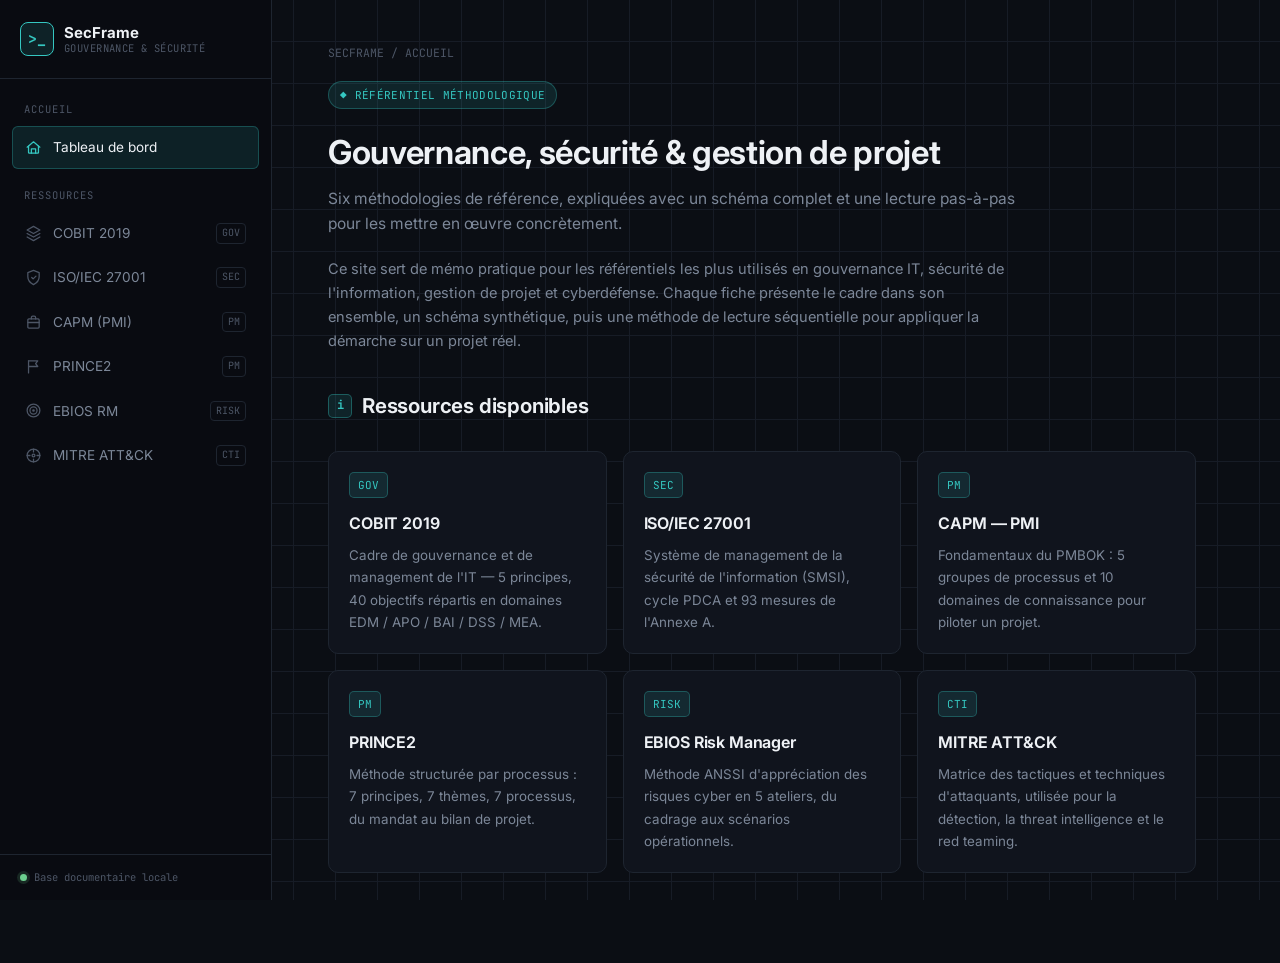
<file: index.html>
<!DOCTYPE html>
<html lang="fr">
<head>
<meta charset="UTF-8">
<meta name="viewport" content="width=device-width, initial-scale=1.0">
<title>SecFrame — Référentiel des méthodologies cybersécurité &amp; gouvernance</title>
<link rel="preconnect" href="https://fonts.googleapis.com">
<link href="https://fonts.googleapis.com/css2?family=Inter:wght@400;500;600;700&family=JetBrains+Mono:wght@400;500;700&display=swap" rel="stylesheet">
<link rel="stylesheet" href="assets/css/style.css">
</head>
<body>
<div class="app">

  <button class="menu-toggle">☰ Menu</button>

  <aside class="sidebar">
    <div class="sidebar-brand">
      <div class="glyph">&gt;_</div>
      <div class="brand-text">
        <div class="name">SecFrame</div>
        <div class="tag">GOUVERNANCE &amp; SÉCURITÉ</div>
      </div>
    </div>

    <nav class="sidebar-nav">
      <div class="sidebar-section-label">Accueil</div>
      <a class="nav-link active" href="index.html">
        <svg class="ic" viewBox="0 0 24 24" fill="none" stroke="currentColor" stroke-width="1.8" stroke-linecap="round" stroke-linejoin="round"><path d="M3 11.5 12 4l9 7.5"/><path d="M5 10v9a1 1 0 0 0 1 1h12a1 1 0 0 0 1-1v-9"/><path d="M9 20v-6h6v6"/></svg>
        Tableau de bord
      </a>

      <div class="sidebar-section-label">Ressources</div>
      <a class="nav-link" href="pages/cobit.html">
        <svg class="ic" viewBox="0 0 24 24" fill="none" stroke="currentColor" stroke-width="1.8" stroke-linecap="round" stroke-linejoin="round"><path d="m12 2 9 5-9 5-9-5 9-5Z"/><path d="m3 12 9 5 9-5"/><path d="m3 17 9 5 9-5"/></svg>
        COBIT 2019
        <span class="code">GOV</span>
      </a>
      <a class="nav-link" href="pages/iso27001.html">
        <svg class="ic" viewBox="0 0 24 24" fill="none" stroke="currentColor" stroke-width="1.8" stroke-linecap="round" stroke-linejoin="round"><path d="M12 2 4 5v6c0 5 3.4 8.7 8 11 4.6-2.3 8-6 8-11V5l-8-3Z"/><path d="m9.5 12 2 2 4-4"/></svg>
        ISO/IEC 27001
        <span class="code">SEC</span>
      </a>
      <a class="nav-link" href="pages/capm.html">
        <svg class="ic" viewBox="0 0 24 24" fill="none" stroke="currentColor" stroke-width="1.8" stroke-linecap="round" stroke-linejoin="round"><rect x="4" y="7" width="16" height="13" rx="1.5"/><path d="M9 7V5a2 2 0 0 1 2-2h2a2 2 0 0 1 2 2v2"/><path d="M4 12h16"/></svg>
        CAPM (PMI)
        <span class="code">PM</span>
      </a>
      <a class="nav-link" href="pages/prince2.html">
        <svg class="ic" viewBox="0 0 24 24" fill="none" stroke="currentColor" stroke-width="1.8" stroke-linecap="round" stroke-linejoin="round"><path d="M5 21V4"/><path d="M5 4h13l-3 4 3 4H5"/></svg>
        PRINCE2
        <span class="code">PM</span>
      </a>
      <a class="nav-link" href="pages/ebios-rm.html">
        <svg class="ic" viewBox="0 0 24 24" fill="none" stroke="currentColor" stroke-width="1.8" stroke-linecap="round" stroke-linejoin="round"><circle cx="12" cy="12" r="9"/><circle cx="12" cy="12" r="5"/><circle cx="12" cy="12" r="1"/></svg>
        EBIOS RM
        <span class="code">RISK</span>
      </a>
      <a class="nav-link" href="pages/mitre-attack.html">
        <svg class="ic" viewBox="0 0 24 24" fill="none" stroke="currentColor" stroke-width="1.8" stroke-linecap="round" stroke-linejoin="round"><circle cx="12" cy="12" r="9"/><path d="M12 3v4M12 17v4M3 12h4M17 12h4"/><circle cx="12" cy="12" r="2"/></svg>
        MITRE ATT&amp;CK
        <span class="code">CTI</span>
      </a>
    </nav>

    <div class="sidebar-footer">
      <span class="dot"></span> Base documentaire locale
    </div>
  </aside>

  <main class="main">
    <div class="breadcrumb">SECFRAME / ACCUEIL</div>
    <span class="badge">◆ RÉFÉRENTIEL MÉTHODOLOGIQUE</span>
    <div class="page-header">
      <h1>Gouvernance, sécurité &amp; gestion de projet</h1>
      <p class="subtitle">Six méthodologies de référence, expliquées avec un schéma complet et une lecture pas-à-pas pour les mettre en œuvre concrètement.</p>
    </div>

    <p style="color:var(--text-muted); max-width:680px; margin-top:20px; font-size:14.6px;">
      Ce site sert de mémo pratique pour les référentiels les plus utilisés en gouvernance IT,
      sécurité de l'information, gestion de projet et cyberdéfense. Chaque fiche présente le cadre
      dans son ensemble, un schéma synthétique, puis une méthode de lecture séquentielle pour
      appliquer la démarche sur un projet réel.
    </p>

    <div class="section" style="margin-top:36px;">
      <h2><span class="num">i</span> Ressources disponibles</h2>
      <div class="card-grid">

        <a class="card" href="pages/cobit.html">
          <div class="card-top"><span class="card-code">GOV</span></div>
          <h3>COBIT 2019</h3>
          <p>Cadre de gouvernance et de management de l'IT — 5 principes, 40 objectifs répartis en domaines EDM / APO / BAI / DSS / MEA.</p>
        </a>

        <a class="card" href="pages/iso27001.html">
          <div class="card-top"><span class="card-code">SEC</span></div>
          <h3>ISO/IEC 27001</h3>
          <p>Système de management de la sécurité de l'information (SMSI), cycle PDCA et 93 mesures de l'Annexe A.</p>
        </a>

        <a class="card" href="pages/capm.html">
          <div class="card-top"><span class="card-code">PM</span></div>
          <h3>CAPM — PMI</h3>
          <p>Fondamentaux du PMBOK : 5 groupes de processus et 10 domaines de connaissance pour piloter un projet.</p>
        </a>

        <a class="card" href="pages/prince2.html">
          <div class="card-top"><span class="card-code">PM</span></div>
          <h3>PRINCE2</h3>
          <p>Méthode structurée par processus : 7 principes, 7 thèmes, 7 processus, du mandat au bilan de projet.</p>
        </a>

        <a class="card" href="pages/ebios-rm.html">
          <div class="card-top"><span class="card-code">RISK</span></div>
          <h3>EBIOS Risk Manager</h3>
          <p>Méthode ANSSI d'appréciation des risques cyber en 5 ateliers, du cadrage aux scénarios opérationnels.</p>
        </a>

        <a class="card" href="pages/mitre-attack.html">
          <div class="card-top"><span class="card-code">CTI</span></div>
          <h3>MITRE ATT&amp;CK</h3>
          <p>Matrice des tactiques et techniques d'attaquants, utilisée pour la détection, la threat intelligence et le red teaming.</p>
        </a>

      </div>
    </div>
  </main>
</div>
<script src="assets/js/main.js"></script>
</body>
</html>
</file>
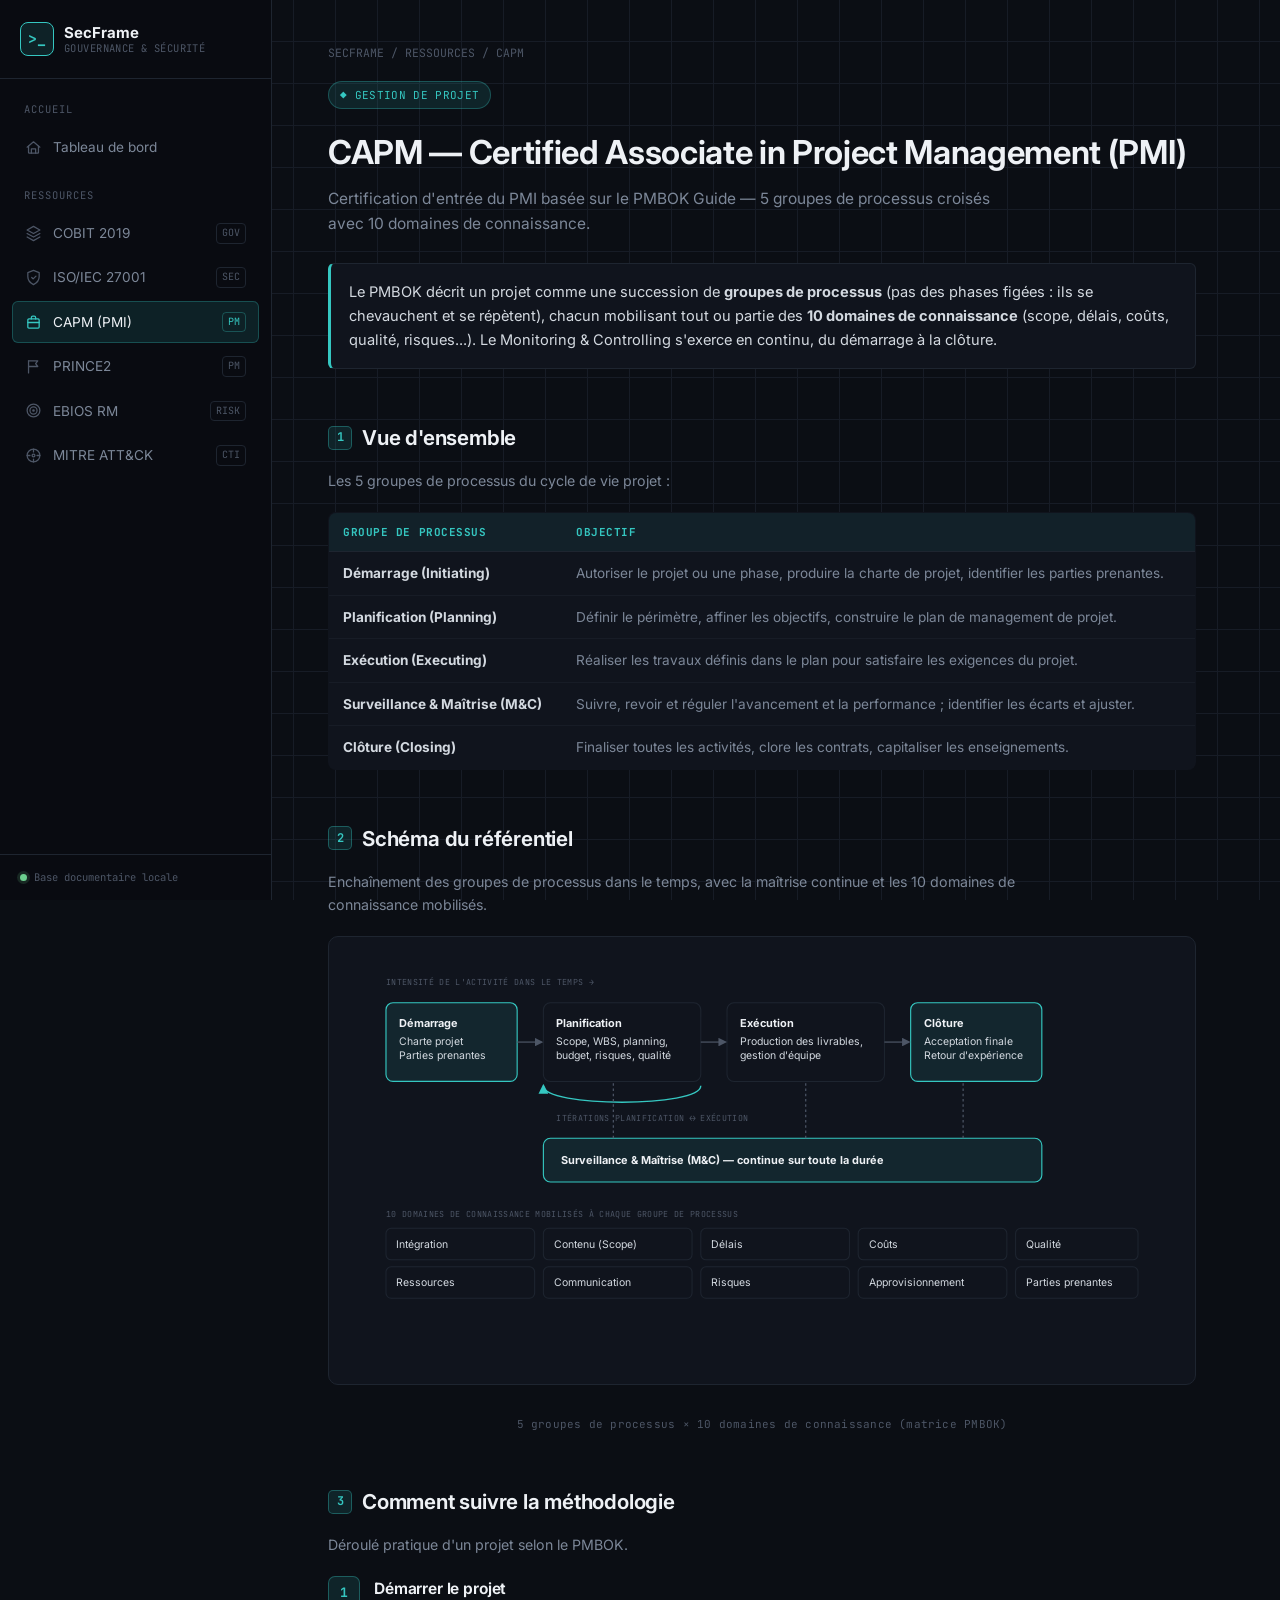
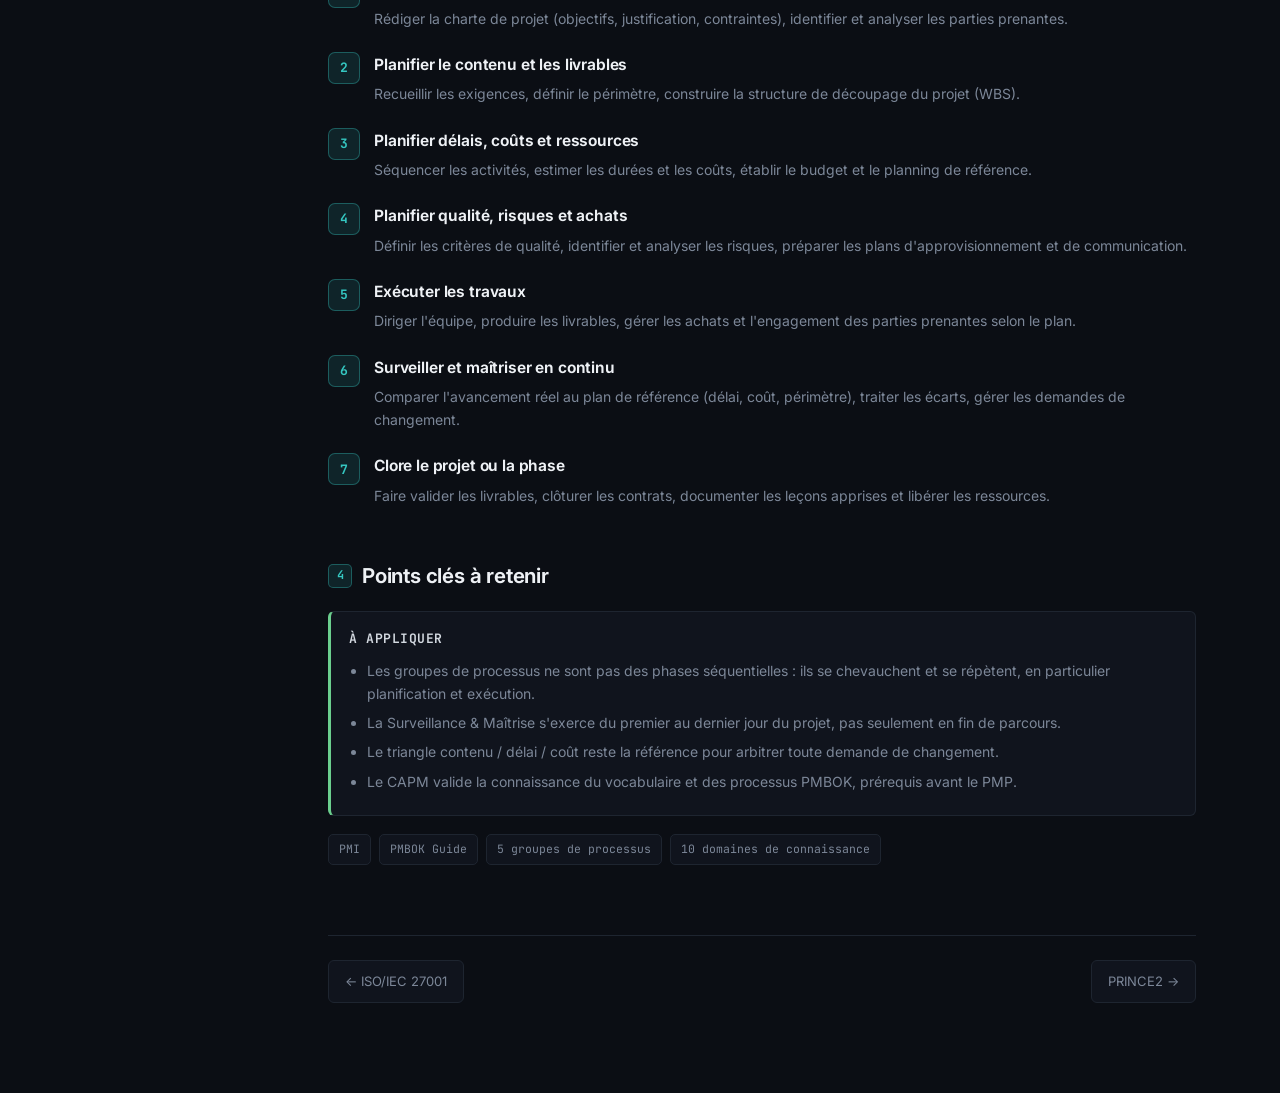
<file: pages/capm.html>
<!DOCTYPE html>
<html lang="fr">
<head>
<meta charset="UTF-8">
<meta name="viewport" content="width=device-width, initial-scale=1.0">
<title>CAPM (PMI) — SecFrame</title>
<link rel="preconnect" href="https://fonts.googleapis.com">
<link href="https://fonts.googleapis.com/css2?family=Inter:wght@400;500;600;700&family=JetBrains+Mono:wght@400;500;700&display=swap" rel="stylesheet">
<link rel="stylesheet" href="../assets/css/style.css">
</head>
<body>
<div class="app">

  <button class="menu-toggle">☰ Menu</button>

  <aside class="sidebar">
    <div class="sidebar-brand">
      <div class="glyph">&gt;_</div>
      <div class="brand-text">
        <div class="name">SecFrame</div>
        <div class="tag">GOUVERNANCE &amp; SÉCURITÉ</div>
      </div>
    </div>

    <nav class="sidebar-nav">
      <div class="sidebar-section-label">Accueil</div>
      <a class="nav-link" href="../index.html">
        <svg class="ic" viewBox="0 0 24 24" fill="none" stroke="currentColor" stroke-width="1.8" stroke-linecap="round" stroke-linejoin="round"><path d="M3 11.5 12 4l9 7.5"/><path d="M5 10v9a1 1 0 0 0 1 1h12a1 1 0 0 0 1-1v-9"/><path d="M9 20v-6h6v6"/></svg>
        Tableau de bord
      </a>

      <div class="sidebar-section-label">Ressources</div>
      <a class="nav-link" href="cobit.html">
        <svg class="ic" viewBox="0 0 24 24" fill="none" stroke="currentColor" stroke-width="1.8" stroke-linecap="round" stroke-linejoin="round"><path d="m12 2 9 5-9 5-9-5 9-5Z"/><path d="m3 12 9 5 9-5"/><path d="m3 17 9 5 9-5"/></svg>
        COBIT 2019
        <span class="code">GOV</span>
      </a>
      <a class="nav-link" href="iso27001.html">
        <svg class="ic" viewBox="0 0 24 24" fill="none" stroke="currentColor" stroke-width="1.8" stroke-linecap="round" stroke-linejoin="round"><path d="M12 2 4 5v6c0 5 3.4 8.7 8 11 4.6-2.3 8-6 8-11V5l-8-3Z"/><path d="m9.5 12 2 2 4-4"/></svg>
        ISO/IEC 27001
        <span class="code">SEC</span>
      </a>
      <a class="nav-link active" href="capm.html">
        <svg class="ic" viewBox="0 0 24 24" fill="none" stroke="currentColor" stroke-width="1.8" stroke-linecap="round" stroke-linejoin="round"><rect x="4" y="7" width="16" height="13" rx="1.5"/><path d="M9 7V5a2 2 0 0 1 2-2h2a2 2 0 0 1 2 2v2"/><path d="M4 12h16"/></svg>
        CAPM (PMI)
        <span class="code">PM</span>
      </a>
      <a class="nav-link" href="prince2.html">
        <svg class="ic" viewBox="0 0 24 24" fill="none" stroke="currentColor" stroke-width="1.8" stroke-linecap="round" stroke-linejoin="round"><path d="M5 21V4"/><path d="M5 4h13l-3 4 3 4H5"/></svg>
        PRINCE2
        <span class="code">PM</span>
      </a>
      <a class="nav-link" href="ebios-rm.html">
        <svg class="ic" viewBox="0 0 24 24" fill="none" stroke="currentColor" stroke-width="1.8" stroke-linecap="round" stroke-linejoin="round"><circle cx="12" cy="12" r="9"/><circle cx="12" cy="12" r="5"/><circle cx="12" cy="12" r="1"/></svg>
        EBIOS RM
        <span class="code">RISK</span>
      </a>
      <a class="nav-link" href="mitre-attack.html">
        <svg class="ic" viewBox="0 0 24 24" fill="none" stroke="currentColor" stroke-width="1.8" stroke-linecap="round" stroke-linejoin="round"><circle cx="12" cy="12" r="9"/><path d="M12 3v4M12 17v4M3 12h4M17 12h4"/><circle cx="12" cy="12" r="2"/></svg>
        MITRE ATT&amp;CK
        <span class="code">CTI</span>
      </a>
    </nav>

    <div class="sidebar-footer">
      <span class="dot"></span> Base documentaire locale
    </div>
  </aside>

  <main class="main">
    <div class="breadcrumb"><a href="../index.html">SECFRAME</a> / RESSOURCES / CAPM</div>
    <span class="badge">◆ GESTION DE PROJET</span>
    <div class="page-header">
      <h1>CAPM — Certified Associate in Project Management (PMI)</h1>
      <p class="subtitle">Certification d'entrée du PMI basée sur le PMBOK Guide — 5 groupes de processus croisés avec 10 domaines de connaissance.</p>
    </div>

    <div class="lede">
      Le PMBOK décrit un projet comme une succession de <strong>groupes de processus</strong> (pas des phases
      figées : ils se chevauchent et se répètent), chacun mobilisant tout ou partie des
      <strong>10 domaines de connaissance</strong> (scope, délais, coûts, qualité, risques...). Le
      Monitoring &amp; Controlling s'exerce en continu, du démarrage à la clôture.
    </div>

    <div class="section">
      <h2><span class="num">1</span> Vue d'ensemble</h2>
      <p class="section-desc">Les 5 groupes de processus du cycle de vie projet :</p>
      <div class="tbl-wrap">
        <table>
          <thead><tr><th>Groupe de processus</th><th>Objectif</th></tr></thead>
          <tbody>
            <tr><td><strong>Démarrage (Initiating)</strong></td><td>Autoriser le projet ou une phase, produire la charte de projet, identifier les parties prenantes.</td></tr>
            <tr><td><strong>Planification (Planning)</strong></td><td>Définir le périmètre, affiner les objectifs, construire le plan de management de projet.</td></tr>
            <tr><td><strong>Exécution (Executing)</strong></td><td>Réaliser les travaux définis dans le plan pour satisfaire les exigences du projet.</td></tr>
            <tr><td><strong>Surveillance &amp; Maîtrise (M&amp;C)</strong></td><td>Suivre, revoir et réguler l'avancement et la performance ; identifier les écarts et ajuster.</td></tr>
            <tr><td><strong>Clôture (Closing)</strong></td><td>Finaliser toutes les activités, clore les contrats, capitaliser les enseignements.</td></tr>
          </tbody>
        </table>
      </div>
    </div>

    <div class="section">
      <h2><span class="num">2</span> Schéma du référentiel</h2>
      <p class="section-desc">Enchaînement des groupes de processus dans le temps, avec la maîtrise continue et les 10 domaines de connaissance mobilisés.</p>

      <div class="diagram-frame">
        <svg viewBox="0 0 940 460" xmlns="http://www.w3.org/2000/svg">
          <defs>
            <marker id="arrow3" viewBox="0 0 10 10" refX="8" refY="5" markerWidth="7" markerHeight="7" orient="auto-start-reverse">
              <path d="M0,0 L10,5 L0,10 z" fill="#4d5666"/>
            </marker>
            <marker id="arrow3A" viewBox="0 0 10 10" refX="8" refY="5" markerWidth="7" markerHeight="7" orient="auto-start-reverse">
              <path d="M0,0 L10,5 L0,10 z" fill="#35c7c1"/>
            </marker>
          </defs>

          <text x="40" y="30" class="d-label">Intensité de l'activité dans le temps →</text>

          <!-- process group boxes along a timeline -->
          <rect x="40" y="50" width="150" height="90" rx="8" class="d-box-accent"/>
          <text x="55" y="78" class="d-text-strong">Démarrage</text>
          <text x="55" y="98" class="d-text">Charte projet</text>
          <text x="55" y="114" class="d-text">Parties prenantes</text>

          <rect x="220" y="50" width="180" height="90" rx="8" class="d-box"/>
          <text x="235" y="78" class="d-text-strong">Planification</text>
          <text x="235" y="98" class="d-text">Scope, WBS, planning,</text>
          <text x="235" y="114" class="d-text">budget, risques, qualité</text>

          <rect x="430" y="50" width="180" height="90" rx="8" class="d-box"/>
          <text x="445" y="78" class="d-text-strong">Exécution</text>
          <text x="445" y="98" class="d-text">Production des livrables,</text>
          <text x="445" y="114" class="d-text">gestion d'équipe</text>

          <rect x="640" y="50" width="150" height="90" rx="8" class="d-box-accent"/>
          <text x="655" y="78" class="d-text-strong">Clôture</text>
          <text x="655" y="98" class="d-text">Acceptation finale</text>
          <text x="655" y="114" class="d-text">Retour d'expérience</text>

          <line x1="190" y1="95" x2="218" y2="95" class="d-arrow" marker-end="url(#arrow3)"/>
          <line x1="400" y1="95" x2="428" y2="95" class="d-arrow" marker-end="url(#arrow3)"/>
          <line x1="610" y1="95" x2="638" y2="95" class="d-arrow" marker-end="url(#arrow3)"/>

          <!-- iteration loop between planning & executing -->
          <path d="M 400 145 C 400 170, 220 170, 220 145" class="d-arrow-accent" marker-end="url(#arrow3A)" fill="none"/>
          <text x="235" y="185" class="d-label">itérations planification ↔ exécution</text>

          <!-- monitoring & controlling band -->
          <rect x="220" y="205" width="570" height="50" rx="8" class="d-box-accent"/>
          <text x="240" y="235" class="d-text-strong">Surveillance &amp; Maîtrise (M&amp;C) — continue sur toute la durée</text>
          <path d="M 300 205 L 300 140" class="d-arrow" fill="none" stroke-dasharray="3 3"/>
          <path d="M 520 205 L 520 140" class="d-arrow" fill="none" stroke-dasharray="3 3"/>
          <path d="M 700 205 L 700 140" class="d-arrow" fill="none" stroke-dasharray="3 3"/>

          <!-- 10 knowledge areas -->
          <text x="40" y="295" class="d-label">10 domaines de connaissance mobilisés à chaque groupe de processus</text>
          <g>
            <rect x="40" y="308" width="170" height="36" rx="6" class="d-box"/><text x="52" y="330" class="d-text">Intégration</text>
            <rect x="220" y="308" width="170" height="36" rx="6" class="d-box"/><text x="232" y="330" class="d-text">Contenu (Scope)</text>
            <rect x="400" y="308" width="170" height="36" rx="6" class="d-box"/><text x="412" y="330" class="d-text">Délais</text>
            <rect x="580" y="308" width="170" height="36" rx="6" class="d-box"/><text x="592" y="330" class="d-text">Coûts</text>
            <rect x="760" y="308" width="140" height="36" rx="6" class="d-box"/><text x="772" y="330" class="d-text">Qualité</text>

            <rect x="40" y="352" width="170" height="36" rx="6" class="d-box"/><text x="52" y="374" class="d-text">Ressources</text>
            <rect x="220" y="352" width="170" height="36" rx="6" class="d-box"/><text x="232" y="374" class="d-text">Communication</text>
            <rect x="400" y="352" width="170" height="36" rx="6" class="d-box"/><text x="412" y="374" class="d-text">Risques</text>
            <rect x="580" y="352" width="170" height="36" rx="6" class="d-box"/><text x="592" y="374" class="d-text">Approvisionnement</text>
            <rect x="760" y="352" width="140" height="36" rx="6" class="d-box"/><text x="772" y="374" class="d-text">Parties prenantes</text>
          </g>
        </svg>
      </div>
      <div class="diagram-caption">5 groupes de processus × 10 domaines de connaissance (matrice PMBOK)</div>
    </div>

    <div class="section">
      <h2><span class="num">3</span> Comment suivre la méthodologie</h2>
      <p class="section-desc">Déroulé pratique d'un projet selon le PMBOK.</p>
      <ol class="steps">
        <li>
          <h3>Démarrer le projet</h3>
          <p>Rédiger la charte de projet (objectifs, justification, contraintes), identifier et analyser les parties prenantes.</p>
        </li>
        <li>
          <h3>Planifier le contenu et les livrables</h3>
          <p>Recueillir les exigences, définir le périmètre, construire la structure de découpage du projet (WBS).</p>
        </li>
        <li>
          <h3>Planifier délais, coûts et ressources</h3>
          <p>Séquencer les activités, estimer les durées et les coûts, établir le budget et le planning de référence.</p>
        </li>
        <li>
          <h3>Planifier qualité, risques et achats</h3>
          <p>Définir les critères de qualité, identifier et analyser les risques, préparer les plans d'approvisionnement et de communication.</p>
        </li>
        <li>
          <h3>Exécuter les travaux</h3>
          <p>Diriger l'équipe, produire les livrables, gérer les achats et l'engagement des parties prenantes selon le plan.</p>
        </li>
        <li>
          <h3>Surveiller et maîtriser en continu</h3>
          <p>Comparer l'avancement réel au plan de référence (délai, coût, périmètre), traiter les écarts, gérer les demandes de changement.</p>
        </li>
        <li>
          <h3>Clore le projet ou la phase</h3>
          <p>Faire valider les livrables, clôturer les contrats, documenter les leçons apprises et libérer les ressources.</p>
        </li>
      </ol>
    </div>

    <div class="section">
      <h2><span class="num">4</span> Points clés à retenir</h2>
      <div class="box key">
        <h4>À appliquer</h4>
        <ul>
          <li>Les groupes de processus ne sont pas des phases séquentielles : ils se chevauchent et se répètent, en particulier planification et exécution.</li>
          <li>La Surveillance &amp; Maîtrise s'exerce du premier au dernier jour du projet, pas seulement en fin de parcours.</li>
          <li>Le triangle contenu / délai / coût reste la référence pour arbitrer toute demande de changement.</li>
          <li>Le CAPM valide la connaissance du vocabulaire et des processus PMBOK, prérequis avant le PMP.</li>
        </ul>
      </div>
      <div class="chips">
        <span class="chip">PMI</span>
        <span class="chip">PMBOK Guide</span>
        <span class="chip">5 groupes de processus</span>
        <span class="chip">10 domaines de connaissance</span>
      </div>
    </div>

    <div class="page-footer-nav">
      <a href="iso27001.html">← ISO/IEC 27001</a>
      <a href="prince2.html">PRINCE2 →</a>
    </div>
  </main>
</div>
<script src="../assets/js/main.js"></script>
</body>
</html>
</file>
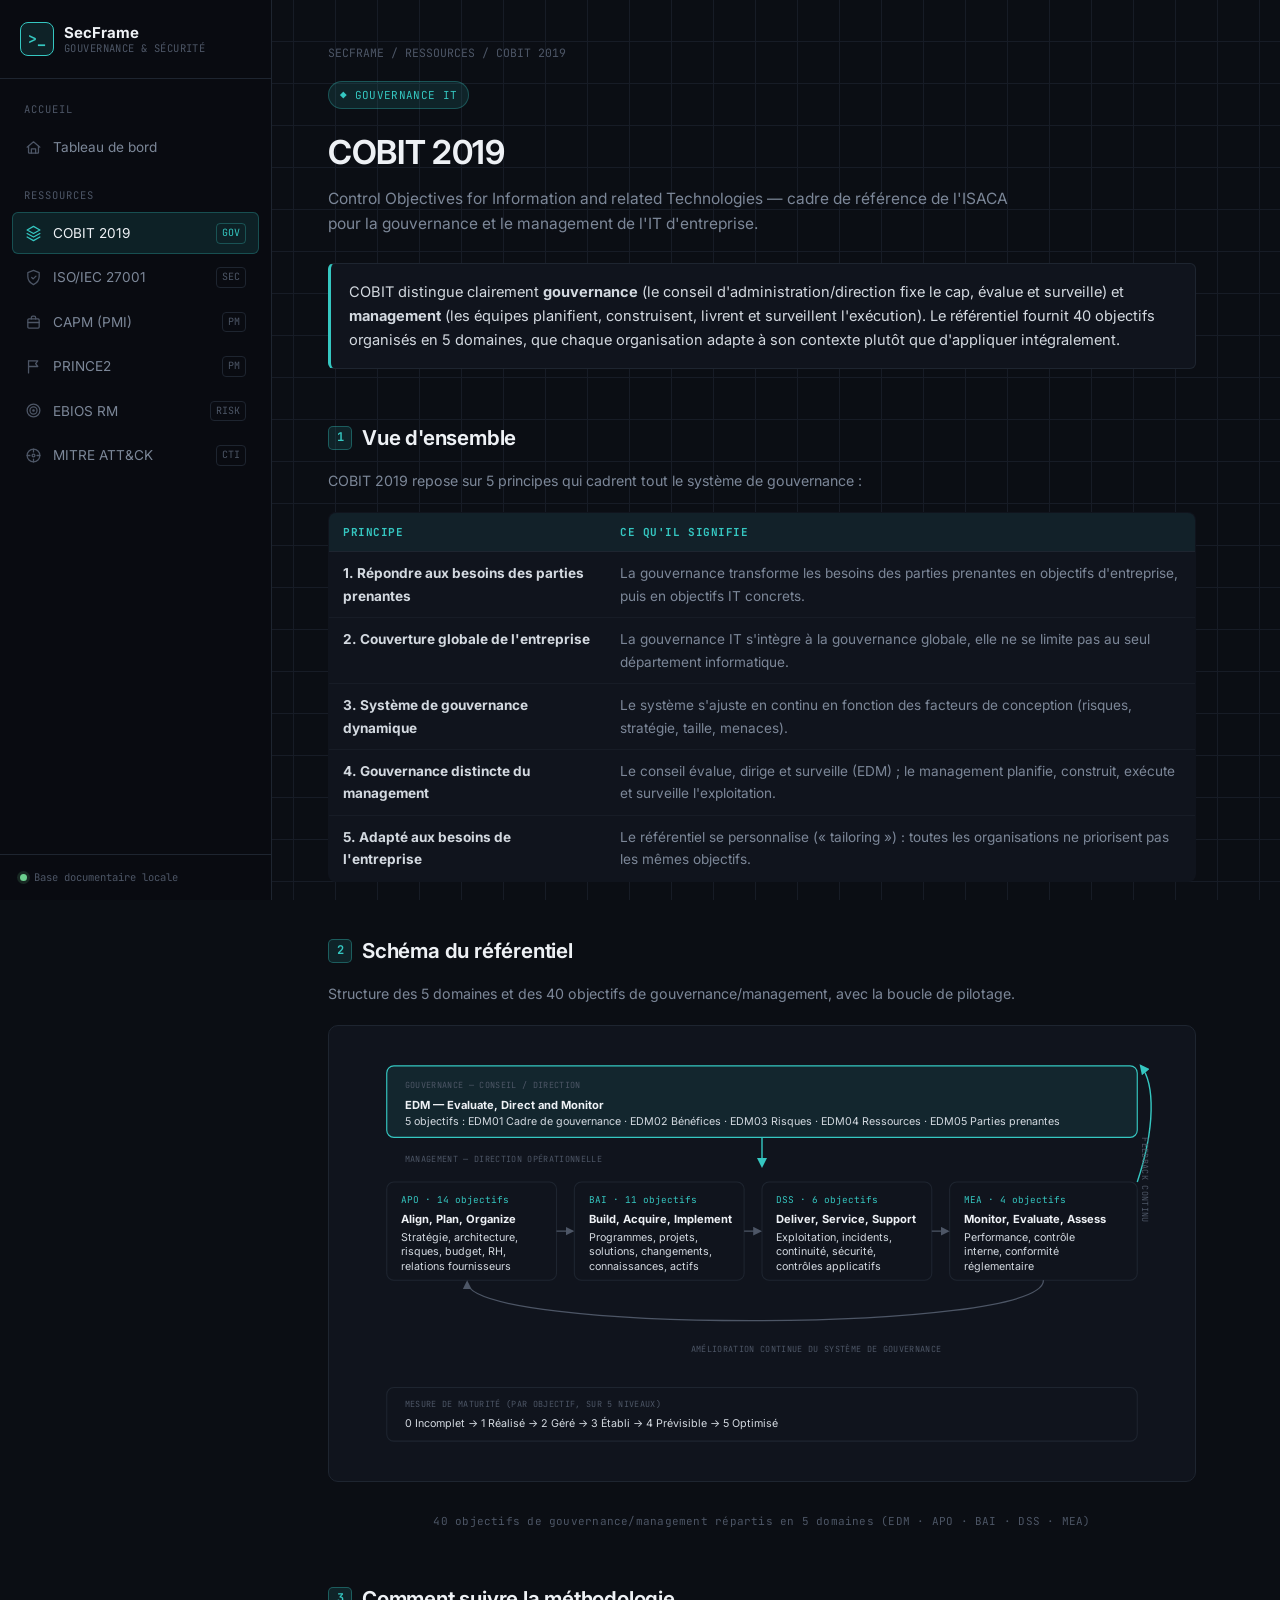
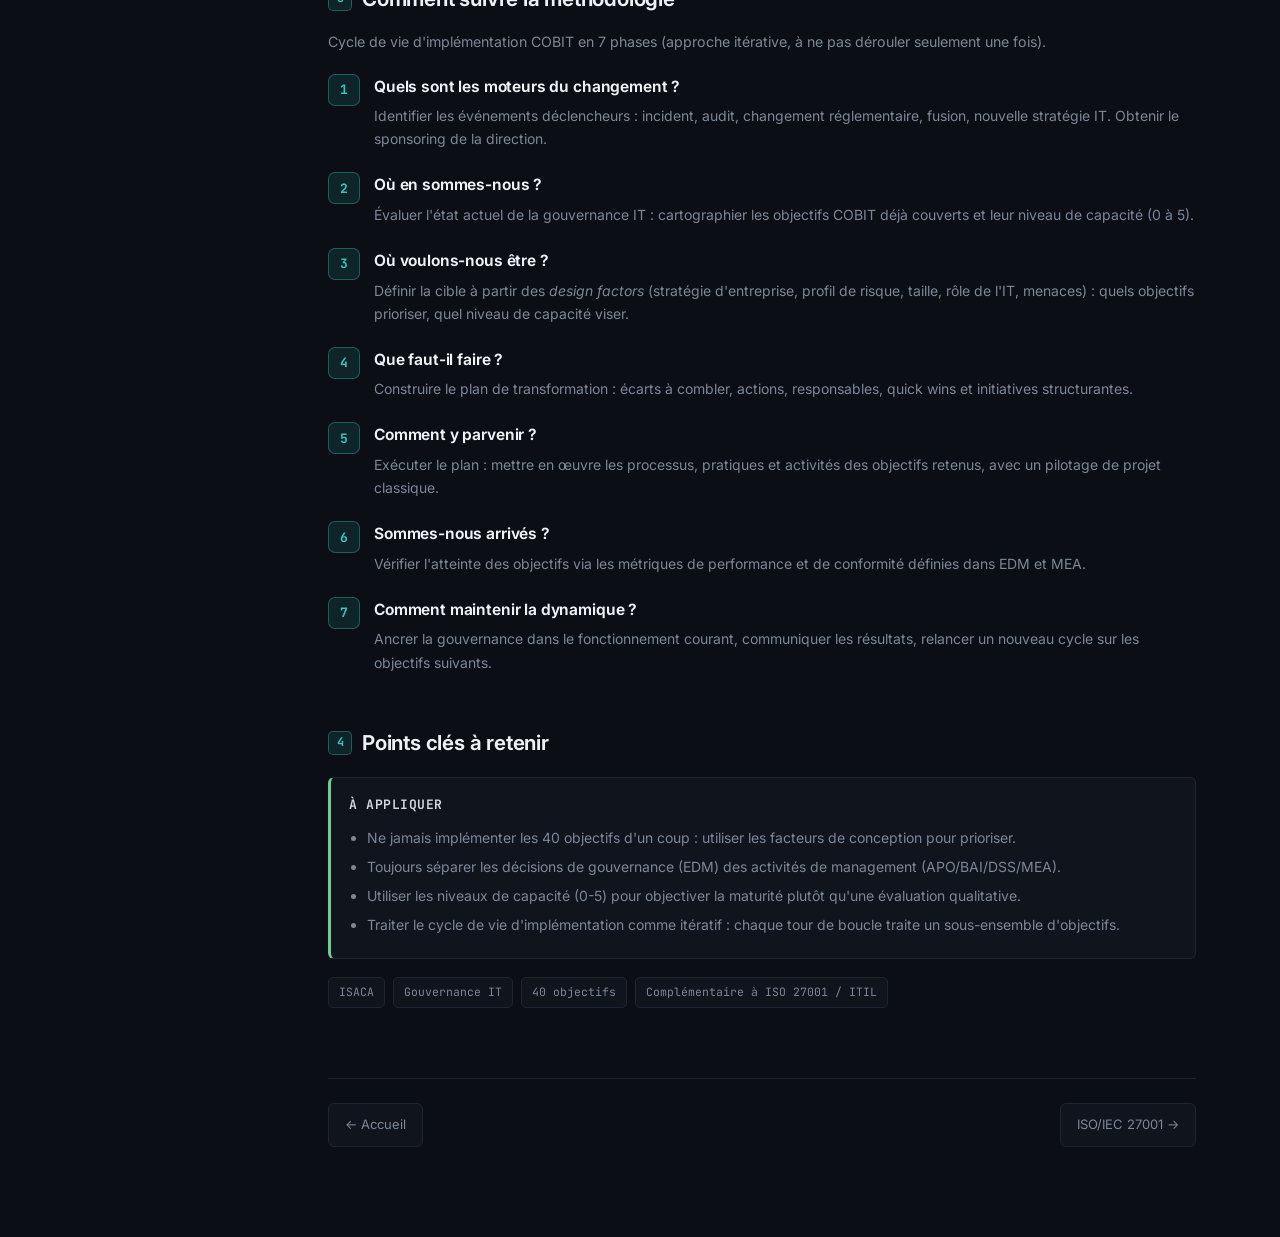
<file: pages/cobit.html>
<!DOCTYPE html>
<html lang="fr">
<head>
<meta charset="UTF-8">
<meta name="viewport" content="width=device-width, initial-scale=1.0">
<title>COBIT 2019 — SecFrame</title>
<link rel="preconnect" href="https://fonts.googleapis.com">
<link href="https://fonts.googleapis.com/css2?family=Inter:wght@400;500;600;700&family=JetBrains+Mono:wght@400;500;700&display=swap" rel="stylesheet">
<link rel="stylesheet" href="../assets/css/style.css">
</head>
<body>
<div class="app">

  <button class="menu-toggle">☰ Menu</button>

  <aside class="sidebar">
    <div class="sidebar-brand">
      <div class="glyph">&gt;_</div>
      <div class="brand-text">
        <div class="name">SecFrame</div>
        <div class="tag">GOUVERNANCE &amp; SÉCURITÉ</div>
      </div>
    </div>

    <nav class="sidebar-nav">
      <div class="sidebar-section-label">Accueil</div>
      <a class="nav-link" href="../index.html">
        <svg class="ic" viewBox="0 0 24 24" fill="none" stroke="currentColor" stroke-width="1.8" stroke-linecap="round" stroke-linejoin="round"><path d="M3 11.5 12 4l9 7.5"/><path d="M5 10v9a1 1 0 0 0 1 1h12a1 1 0 0 0 1-1v-9"/><path d="M9 20v-6h6v6"/></svg>
        Tableau de bord
      </a>

      <div class="sidebar-section-label">Ressources</div>
      <a class="nav-link active" href="cobit.html">
        <svg class="ic" viewBox="0 0 24 24" fill="none" stroke="currentColor" stroke-width="1.8" stroke-linecap="round" stroke-linejoin="round"><path d="m12 2 9 5-9 5-9-5 9-5Z"/><path d="m3 12 9 5 9-5"/><path d="m3 17 9 5 9-5"/></svg>
        COBIT 2019
        <span class="code">GOV</span>
      </a>
      <a class="nav-link" href="iso27001.html">
        <svg class="ic" viewBox="0 0 24 24" fill="none" stroke="currentColor" stroke-width="1.8" stroke-linecap="round" stroke-linejoin="round"><path d="M12 2 4 5v6c0 5 3.4 8.7 8 11 4.6-2.3 8-6 8-11V5l-8-3Z"/><path d="m9.5 12 2 2 4-4"/></svg>
        ISO/IEC 27001
        <span class="code">SEC</span>
      </a>
      <a class="nav-link" href="capm.html">
        <svg class="ic" viewBox="0 0 24 24" fill="none" stroke="currentColor" stroke-width="1.8" stroke-linecap="round" stroke-linejoin="round"><rect x="4" y="7" width="16" height="13" rx="1.5"/><path d="M9 7V5a2 2 0 0 1 2-2h2a2 2 0 0 1 2 2v2"/><path d="M4 12h16"/></svg>
        CAPM (PMI)
        <span class="code">PM</span>
      </a>
      <a class="nav-link" href="prince2.html">
        <svg class="ic" viewBox="0 0 24 24" fill="none" stroke="currentColor" stroke-width="1.8" stroke-linecap="round" stroke-linejoin="round"><path d="M5 21V4"/><path d="M5 4h13l-3 4 3 4H5"/></svg>
        PRINCE2
        <span class="code">PM</span>
      </a>
      <a class="nav-link" href="ebios-rm.html">
        <svg class="ic" viewBox="0 0 24 24" fill="none" stroke="currentColor" stroke-width="1.8" stroke-linecap="round" stroke-linejoin="round"><circle cx="12" cy="12" r="9"/><circle cx="12" cy="12" r="5"/><circle cx="12" cy="12" r="1"/></svg>
        EBIOS RM
        <span class="code">RISK</span>
      </a>
      <a class="nav-link" href="mitre-attack.html">
        <svg class="ic" viewBox="0 0 24 24" fill="none" stroke="currentColor" stroke-width="1.8" stroke-linecap="round" stroke-linejoin="round"><circle cx="12" cy="12" r="9"/><path d="M12 3v4M12 17v4M3 12h4M17 12h4"/><circle cx="12" cy="12" r="2"/></svg>
        MITRE ATT&amp;CK
        <span class="code">CTI</span>
      </a>
    </nav>

    <div class="sidebar-footer">
      <span class="dot"></span> Base documentaire locale
    </div>
  </aside>

  <main class="main">
    <div class="breadcrumb"><a href="../index.html">SECFRAME</a> / RESSOURCES / COBIT 2019</div>
    <span class="badge">◆ GOUVERNANCE IT</span>
    <div class="page-header">
      <h1>COBIT 2019</h1>
      <p class="subtitle">Control Objectives for Information and related Technologies — cadre de référence de l'ISACA pour la gouvernance et le management de l'IT d'entreprise.</p>
    </div>

    <div class="lede">
      COBIT distingue clairement <strong>gouvernance</strong> (le conseil d'administration/direction fixe le cap,
      évalue et surveille) et <strong>management</strong> (les équipes planifient, construisent, livrent et
      surveillent l'exécution). Le référentiel fournit 40 objectifs organisés en 5 domaines, que chaque
      organisation adapte à son contexte plutôt que d'appliquer intégralement.
    </div>

    <div class="section">
      <h2><span class="num">1</span> Vue d'ensemble</h2>
      <p class="section-desc">COBIT 2019 repose sur 5 principes qui cadrent tout le système de gouvernance :</p>
      <div class="tbl-wrap">
        <table>
          <thead><tr><th>Principe</th><th>Ce qu'il signifie</th></tr></thead>
          <tbody>
            <tr><td><strong>1. Répondre aux besoins des parties prenantes</strong></td><td>La gouvernance transforme les besoins des parties prenantes en objectifs d'entreprise, puis en objectifs IT concrets.</td></tr>
            <tr><td><strong>2. Couverture globale de l'entreprise</strong></td><td>La gouvernance IT s'intègre à la gouvernance globale, elle ne se limite pas au seul département informatique.</td></tr>
            <tr><td><strong>3. Système de gouvernance dynamique</strong></td><td>Le système s'ajuste en continu en fonction des facteurs de conception (risques, stratégie, taille, menaces).</td></tr>
            <tr><td><strong>4. Gouvernance distincte du management</strong></td><td>Le conseil évalue, dirige et surveille (EDM) ; le management planifie, construit, exécute et surveille l'exploitation.</td></tr>
            <tr><td><strong>5. Adapté aux besoins de l'entreprise</strong></td><td>Le référentiel se personnalise (« tailoring ») : toutes les organisations ne priorisent pas les mêmes objectifs.</td></tr>
          </tbody>
        </table>
      </div>
    </div>

    <div class="section">
      <h2><span class="num">2</span> Schéma du référentiel</h2>
      <p class="section-desc">Structure des 5 domaines et des 40 objectifs de gouvernance/management, avec la boucle de pilotage.</p>

      <div class="diagram-frame">
        <svg viewBox="0 0 920 460" xmlns="http://www.w3.org/2000/svg">
          <defs>
            <marker id="arrow" viewBox="0 0 10 10" refX="8" refY="5" markerWidth="7" markerHeight="7" orient="auto-start-reverse">
              <path d="M0,0 L10,5 L0,10 z" fill="#4d5666"/>
            </marker>
            <marker id="arrowA" viewBox="0 0 10 10" refX="8" refY="5" markerWidth="7" markerHeight="7" orient="auto-start-reverse">
              <path d="M0,0 L10,5 L0,10 z" fill="#35c7c1"/>
            </marker>
          </defs>

          <!-- Governance layer -->
          <rect x="40" y="20" width="840" height="80" rx="8" class="d-box-accent"/>
          <text x="60" y="45" class="d-label">Gouvernance — conseil / direction</text>
          <text x="60" y="68" class="d-text-strong">EDM — Evaluate, Direct and Monitor</text>
          <text x="60" y="86" class="d-text">5 objectifs : EDM01 Cadre de gouvernance · EDM02 Bénéfices · EDM03 Risques · EDM04 Ressources · EDM05 Parties prenantes</text>

          <line x1="460" y1="100" x2="460" y2="132" class="d-arrow-accent" marker-end="url(#arrowA)"/>

          <!-- Management layer label -->
          <text x="60" y="128" class="d-label">Management — direction opérationnelle</text>

          <!-- APO -->
          <rect x="40" y="150" width="190" height="110" rx="8" class="d-box"/>
          <text x="56" y="174" class="d-text-mono">APO · 14 objectifs</text>
          <text x="56" y="196" class="d-text-strong">Align, Plan, Organize</text>
          <text x="56" y="216" class="d-text">Stratégie, architecture,</text>
          <text x="56" y="232" class="d-text">risques, budget, RH,</text>
          <text x="56" y="248" class="d-text">relations fournisseurs</text>

          <!-- BAI -->
          <rect x="250" y="150" width="190" height="110" rx="8" class="d-box"/>
          <text x="266" y="174" class="d-text-mono">BAI · 11 objectifs</text>
          <text x="266" y="196" class="d-text-strong">Build, Acquire, Implement</text>
          <text x="266" y="216" class="d-text">Programmes, projets,</text>
          <text x="266" y="232" class="d-text">solutions, changements,</text>
          <text x="266" y="248" class="d-text">connaissances, actifs</text>

          <!-- DSS -->
          <rect x="460" y="150" width="190" height="110" rx="8" class="d-box"/>
          <text x="476" y="174" class="d-text-mono">DSS · 6 objectifs</text>
          <text x="476" y="196" class="d-text-strong">Deliver, Service, Support</text>
          <text x="476" y="216" class="d-text">Exploitation, incidents,</text>
          <text x="476" y="232" class="d-text">continuité, sécurité,</text>
          <text x="476" y="248" class="d-text">contrôles applicatifs</text>

          <!-- MEA -->
          <rect x="670" y="150" width="210" height="110" rx="8" class="d-box"/>
          <text x="686" y="174" class="d-text-mono">MEA · 4 objectifs</text>
          <text x="686" y="196" class="d-text-strong">Monitor, Evaluate, Assess</text>
          <text x="686" y="216" class="d-text">Performance, contrôle</text>
          <text x="686" y="232" class="d-text">interne, conformité</text>
          <text x="686" y="248" class="d-text">réglementaire</text>

          <!-- arrows between domains -->
          <line x1="230" y1="205" x2="248" y2="205" class="d-arrow" marker-end="url(#arrow)"/>
          <line x1="440" y1="205" x2="458" y2="205" class="d-arrow" marker-end="url(#arrow)"/>
          <line x1="650" y1="205" x2="668" y2="205" class="d-arrow" marker-end="url(#arrow)"/>

          <!-- feedback loop MEA -> EDM -->
          <path d="M 880 150 C 900 90, 900 40, 884 20" class="d-arrow-accent" marker-end="url(#arrowA)" fill="none"/>
          <text x="885" y="100" class="d-label" transform="rotate(90 885 100)">Feedback continu</text>

          <!-- feedback loop bottom MEA -> APO -->
          <path d="M 775 260 C 775 320, 130 320, 130 262" class="d-arrow" marker-end="url(#arrow)" fill="none"/>
          <text x="380" y="340" class="d-label">Amélioration continue du système de gouvernance</text>

          <!-- capability level bar -->
          <rect x="40" y="380" width="840" height="60" rx="8" class="d-box"/>
          <text x="60" y="402" class="d-label">Mesure de maturité (par objectif, sur 5 niveaux)</text>
          <text x="60" y="424" class="d-text">0 Incomplet → 1 Réalisé → 2 Géré → 3 Établi → 4 Prévisible → 5 Optimisé</text>
        </svg>
      </div>
      <div class="diagram-caption">40 objectifs de gouvernance/management répartis en 5 domaines (EDM · APO · BAI · DSS · MEA)</div>
    </div>

    <div class="section">
      <h2><span class="num">3</span> Comment suivre la méthodologie</h2>
      <p class="section-desc">Cycle de vie d'implémentation COBIT en 7 phases (approche itérative, à ne pas dérouler seulement une fois).</p>
      <ol class="steps">
        <li>
          <h3>Quels sont les moteurs du changement ?</h3>
          <p>Identifier les événements déclencheurs : incident, audit, changement réglementaire, fusion, nouvelle stratégie IT. Obtenir le sponsoring de la direction.</p>
        </li>
        <li>
          <h3>Où en sommes-nous ?</h3>
          <p>Évaluer l'état actuel de la gouvernance IT : cartographier les objectifs COBIT déjà couverts et leur niveau de capacité (0 à 5).</p>
        </li>
        <li>
          <h3>Où voulons-nous être ?</h3>
          <p>Définir la cible à partir des <em>design factors</em> (stratégie d'entreprise, profil de risque, taille, rôle de l'IT, menaces) : quels objectifs prioriser, quel niveau de capacité viser.</p>
        </li>
        <li>
          <h3>Que faut-il faire ?</h3>
          <p>Construire le plan de transformation : écarts à combler, actions, responsables, quick wins et initiatives structurantes.</p>
        </li>
        <li>
          <h3>Comment y parvenir ?</h3>
          <p>Exécuter le plan : mettre en œuvre les processus, pratiques et activités des objectifs retenus, avec un pilotage de projet classique.</p>
        </li>
        <li>
          <h3>Sommes-nous arrivés ?</h3>
          <p>Vérifier l'atteinte des objectifs via les métriques de performance et de conformité définies dans EDM et MEA.</p>
        </li>
        <li>
          <h3>Comment maintenir la dynamique ?</h3>
          <p>Ancrer la gouvernance dans le fonctionnement courant, communiquer les résultats, relancer un nouveau cycle sur les objectifs suivants.</p>
        </li>
      </ol>
    </div>

    <div class="section">
      <h2><span class="num">4</span> Points clés à retenir</h2>
      <div class="box key">
        <h4>À appliquer</h4>
        <ul>
          <li>Ne jamais implémenter les 40 objectifs d'un coup : utiliser les facteurs de conception pour prioriser.</li>
          <li>Toujours séparer les décisions de gouvernance (EDM) des activités de management (APO/BAI/DSS/MEA).</li>
          <li>Utiliser les niveaux de capacité (0-5) pour objectiver la maturité plutôt qu'une évaluation qualitative.</li>
          <li>Traiter le cycle de vie d'implémentation comme itératif : chaque tour de boucle traite un sous-ensemble d'objectifs.</li>
        </ul>
      </div>
      <div class="chips">
        <span class="chip">ISACA</span>
        <span class="chip">Gouvernance IT</span>
        <span class="chip">40 objectifs</span>
        <span class="chip">Complémentaire à ISO 27001 / ITIL</span>
      </div>
    </div>

    <div class="page-footer-nav">
      <a href="../index.html">← Accueil</a>
      <a href="iso27001.html">ISO/IEC 27001 →</a>
    </div>
  </main>
</div>
<script src="../assets/js/main.js"></script>
</body>
</html>
</file>
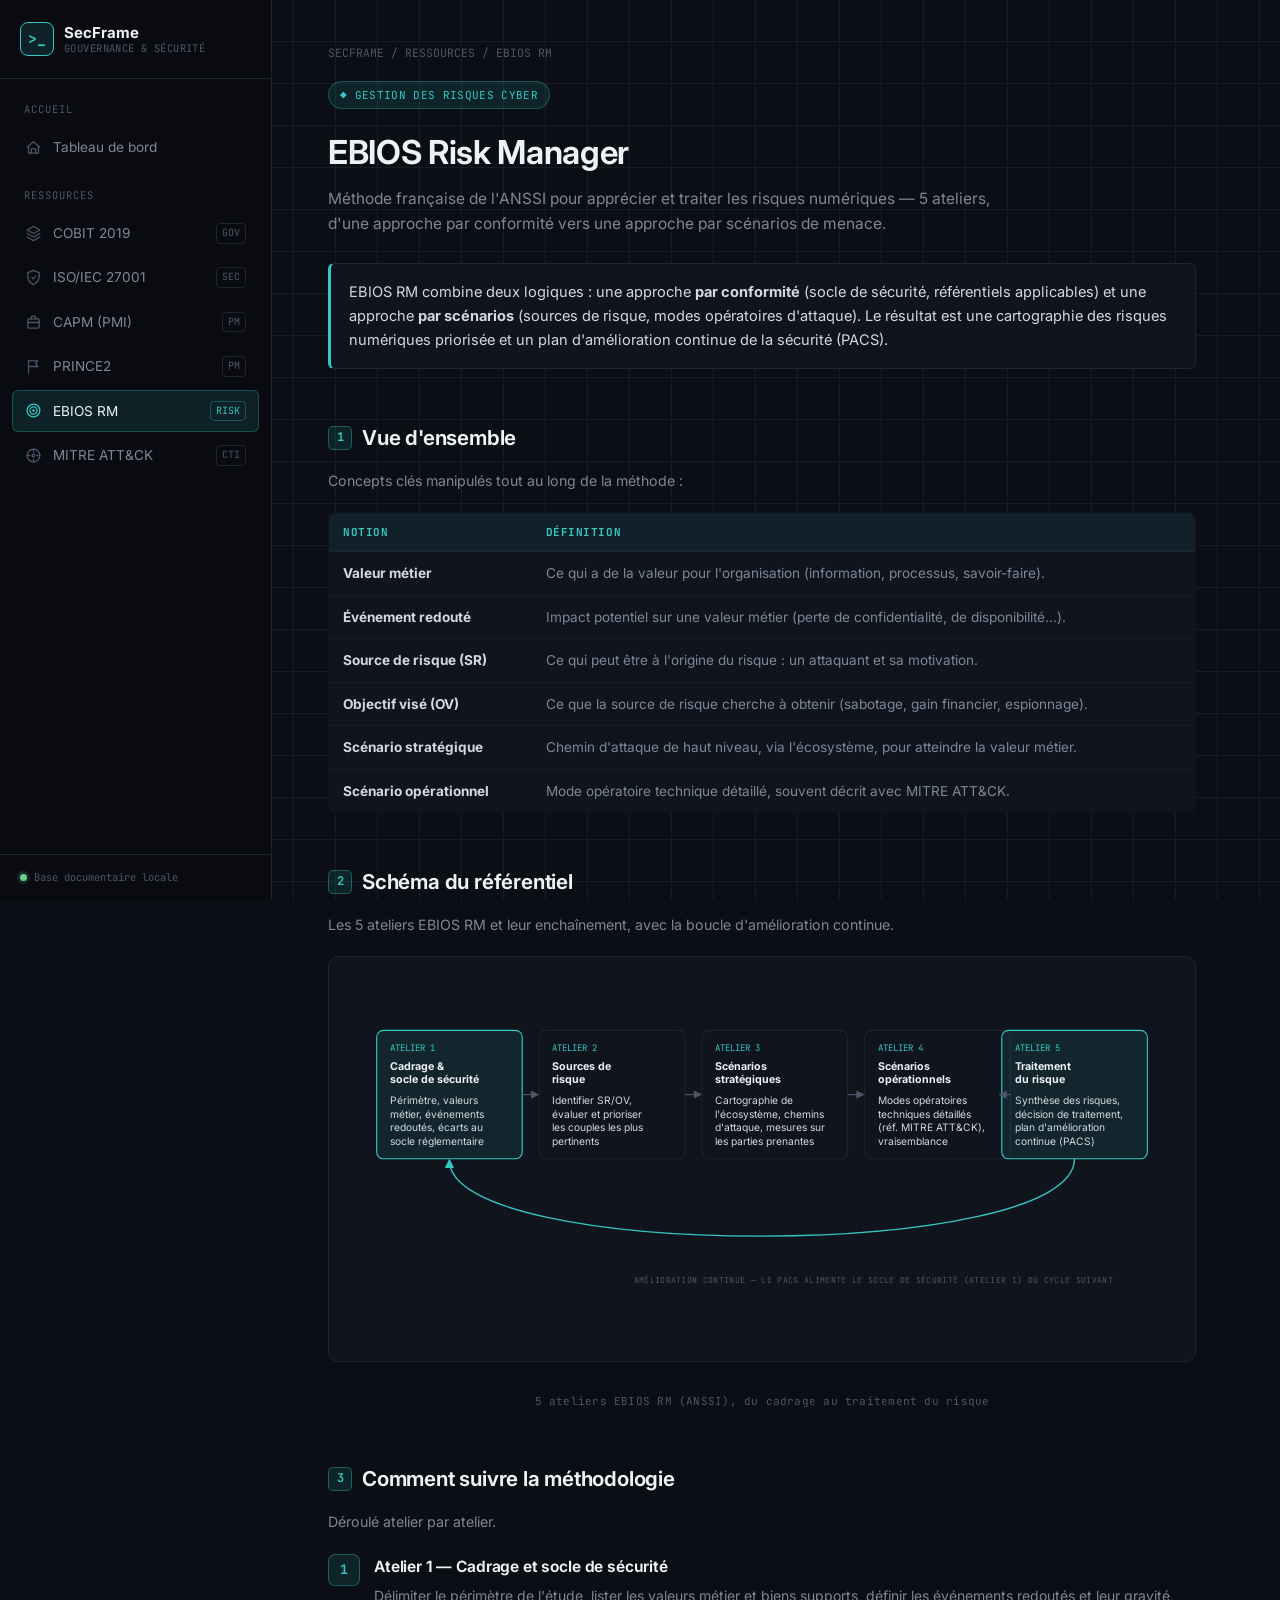
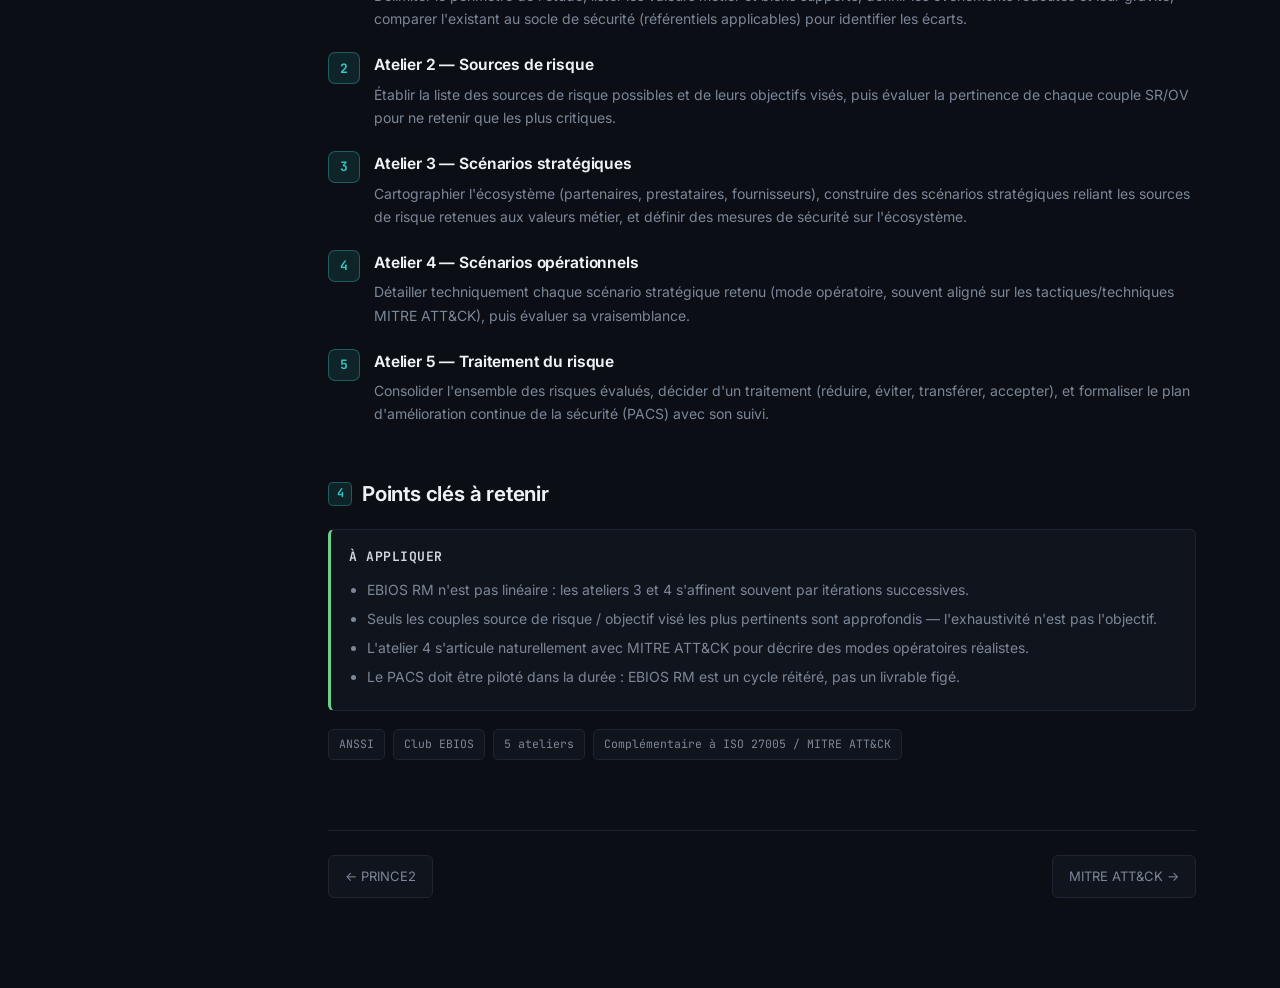
<file: pages/ebios-rm.html>
<!DOCTYPE html>
<html lang="fr">
<head>
<meta charset="UTF-8">
<meta name="viewport" content="width=device-width, initial-scale=1.0">
<title>EBIOS Risk Manager — SecFrame</title>
<link rel="preconnect" href="https://fonts.googleapis.com">
<link href="https://fonts.googleapis.com/css2?family=Inter:wght@400;500;600;700&family=JetBrains+Mono:wght@400;500;700&display=swap" rel="stylesheet">
<link rel="stylesheet" href="../assets/css/style.css">
</head>
<body>
<div class="app">

  <button class="menu-toggle">☰ Menu</button>

  <aside class="sidebar">
    <div class="sidebar-brand">
      <div class="glyph">&gt;_</div>
      <div class="brand-text">
        <div class="name">SecFrame</div>
        <div class="tag">GOUVERNANCE &amp; SÉCURITÉ</div>
      </div>
    </div>

    <nav class="sidebar-nav">
      <div class="sidebar-section-label">Accueil</div>
      <a class="nav-link" href="../index.html">
        <svg class="ic" viewBox="0 0 24 24" fill="none" stroke="currentColor" stroke-width="1.8" stroke-linecap="round" stroke-linejoin="round"><path d="M3 11.5 12 4l9 7.5"/><path d="M5 10v9a1 1 0 0 0 1 1h12a1 1 0 0 0 1-1v-9"/><path d="M9 20v-6h6v6"/></svg>
        Tableau de bord
      </a>

      <div class="sidebar-section-label">Ressources</div>
      <a class="nav-link" href="cobit.html">
        <svg class="ic" viewBox="0 0 24 24" fill="none" stroke="currentColor" stroke-width="1.8" stroke-linecap="round" stroke-linejoin="round"><path d="m12 2 9 5-9 5-9-5 9-5Z"/><path d="m3 12 9 5 9-5"/><path d="m3 17 9 5 9-5"/></svg>
        COBIT 2019
        <span class="code">GOV</span>
      </a>
      <a class="nav-link" href="iso27001.html">
        <svg class="ic" viewBox="0 0 24 24" fill="none" stroke="currentColor" stroke-width="1.8" stroke-linecap="round" stroke-linejoin="round"><path d="M12 2 4 5v6c0 5 3.4 8.7 8 11 4.6-2.3 8-6 8-11V5l-8-3Z"/><path d="m9.5 12 2 2 4-4"/></svg>
        ISO/IEC 27001
        <span class="code">SEC</span>
      </a>
      <a class="nav-link" href="capm.html">
        <svg class="ic" viewBox="0 0 24 24" fill="none" stroke="currentColor" stroke-width="1.8" stroke-linecap="round" stroke-linejoin="round"><rect x="4" y="7" width="16" height="13" rx="1.5"/><path d="M9 7V5a2 2 0 0 1 2-2h2a2 2 0 0 1 2 2v2"/><path d="M4 12h16"/></svg>
        CAPM (PMI)
        <span class="code">PM</span>
      </a>
      <a class="nav-link" href="prince2.html">
        <svg class="ic" viewBox="0 0 24 24" fill="none" stroke="currentColor" stroke-width="1.8" stroke-linecap="round" stroke-linejoin="round"><path d="M5 21V4"/><path d="M5 4h13l-3 4 3 4H5"/></svg>
        PRINCE2
        <span class="code">PM</span>
      </a>
      <a class="nav-link active" href="ebios-rm.html">
        <svg class="ic" viewBox="0 0 24 24" fill="none" stroke="currentColor" stroke-width="1.8" stroke-linecap="round" stroke-linejoin="round"><circle cx="12" cy="12" r="9"/><circle cx="12" cy="12" r="5"/><circle cx="12" cy="12" r="1"/></svg>
        EBIOS RM
        <span class="code">RISK</span>
      </a>
      <a class="nav-link" href="mitre-attack.html">
        <svg class="ic" viewBox="0 0 24 24" fill="none" stroke="currentColor" stroke-width="1.8" stroke-linecap="round" stroke-linejoin="round"><circle cx="12" cy="12" r="9"/><path d="M12 3v4M12 17v4M3 12h4M17 12h4"/><circle cx="12" cy="12" r="2"/></svg>
        MITRE ATT&amp;CK
        <span class="code">CTI</span>
      </a>
    </nav>

    <div class="sidebar-footer">
      <span class="dot"></span> Base documentaire locale
    </div>
  </aside>

  <main class="main">
    <div class="breadcrumb"><a href="../index.html">SECFRAME</a> / RESSOURCES / EBIOS RM</div>
    <span class="badge">◆ GESTION DES RISQUES CYBER</span>
    <div class="page-header">
      <h1>EBIOS Risk Manager</h1>
      <p class="subtitle">Méthode française de l'ANSSI pour apprécier et traiter les risques numériques — 5 ateliers, d'une approche par conformité vers une approche par scénarios de menace.</p>
    </div>

    <div class="lede">
      EBIOS RM combine deux logiques : une approche <strong>par conformité</strong> (socle de sécurité, référentiels
      applicables) et une approche <strong>par scénarios</strong> (sources de risque, modes opératoires
      d'attaque). Le résultat est une cartographie des risques numériques priorisée et un plan d'amélioration
      continue de la sécurité (PACS).
    </div>

    <div class="section">
      <h2><span class="num">1</span> Vue d'ensemble</h2>
      <p class="section-desc">Concepts clés manipulés tout au long de la méthode :</p>
      <div class="tbl-wrap">
        <table>
          <thead><tr><th>Notion</th><th>Définition</th></tr></thead>
          <tbody>
            <tr><td><strong>Valeur métier</strong></td><td>Ce qui a de la valeur pour l'organisation (information, processus, savoir-faire).</td></tr>
            <tr><td><strong>Événement redouté</strong></td><td>Impact potentiel sur une valeur métier (perte de confidentialité, de disponibilité...).</td></tr>
            <tr><td><strong>Source de risque (SR)</strong></td><td>Ce qui peut être à l'origine du risque : un attaquant et sa motivation.</td></tr>
            <tr><td><strong>Objectif visé (OV)</strong></td><td>Ce que la source de risque cherche à obtenir (sabotage, gain financier, espionnage).</td></tr>
            <tr><td><strong>Scénario stratégique</strong></td><td>Chemin d'attaque de haut niveau, via l'écosystème, pour atteindre la valeur métier.</td></tr>
            <tr><td><strong>Scénario opérationnel</strong></td><td>Mode opératoire technique détaillé, souvent décrit avec MITRE ATT&amp;CK.</td></tr>
          </tbody>
        </table>
      </div>
    </div>

    <div class="section">
      <h2><span class="num">2</span> Schéma du référentiel</h2>
      <p class="section-desc">Les 5 ateliers EBIOS RM et leur enchaînement, avec la boucle d'amélioration continue.</p>

      <div class="diagram-frame">
        <svg viewBox="0 0 960 420" xmlns="http://www.w3.org/2000/svg">
          <defs>
            <marker id="arrow5" viewBox="0 0 10 10" refX="8" refY="5" markerWidth="7" markerHeight="7" orient="auto-start-reverse">
              <path d="M0,0 L10,5 L0,10 z" fill="#4d5666"/>
            </marker>
            <marker id="arrow5A" viewBox="0 0 10 10" refX="8" refY="5" markerWidth="7" markerHeight="7" orient="auto-start-reverse">
              <path d="M0,0 L10,5 L0,10 z" fill="#35c7c1"/>
            </marker>
          </defs>

          <!-- Atelier 1 -->
          <rect x="30" y="60" width="170" height="150" rx="8" class="d-box-accent"/>
          <text x="45" y="84" class="d-text-mono">ATELIER 1</text>
          <text x="45" y="106" class="d-text-strong">Cadrage &amp;</text>
          <text x="45" y="122" class="d-text-strong">socle de sécurité</text>
          <text x="45" y="146" class="d-text">Périmètre, valeurs</text>
          <text x="45" y="162" class="d-text">métier, événements</text>
          <text x="45" y="178" class="d-text">redoutés, écarts au</text>
          <text x="45" y="194" class="d-text">socle réglementaire</text>

          <!-- Atelier 2 -->
          <rect x="220" y="60" width="170" height="150" rx="8" class="d-box"/>
          <text x="235" y="84" class="d-text-mono">ATELIER 2</text>
          <text x="235" y="106" class="d-text-strong">Sources de</text>
          <text x="235" y="122" class="d-text-strong">risque</text>
          <text x="235" y="146" class="d-text">Identifier SR/OV,</text>
          <text x="235" y="162" class="d-text">évaluer et prioriser</text>
          <text x="235" y="178" class="d-text">les couples les plus</text>
          <text x="235" y="194" class="d-text">pertinents</text>

          <!-- Atelier 3 -->
          <rect x="410" y="60" width="170" height="150" rx="8" class="d-box"/>
          <text x="425" y="84" class="d-text-mono">ATELIER 3</text>
          <text x="425" y="106" class="d-text-strong">Scénarios</text>
          <text x="425" y="122" class="d-text-strong">stratégiques</text>
          <text x="425" y="146" class="d-text">Cartographie de</text>
          <text x="425" y="162" class="d-text">l'écosystème, chemins</text>
          <text x="425" y="178" class="d-text">d'attaque, mesures sur</text>
          <text x="425" y="194" class="d-text">les parties prenantes</text>

          <!-- Atelier 4 -->
          <rect x="600" y="60" width="170" height="150" rx="8" class="d-box"/>
          <text x="615" y="84" class="d-text-mono">ATELIER 4</text>
          <text x="615" y="106" class="d-text-strong">Scénarios</text>
          <text x="615" y="122" class="d-text-strong">opérationnels</text>
          <text x="615" y="146" class="d-text">Modes opératoires</text>
          <text x="615" y="162" class="d-text">techniques détaillés</text>
          <text x="615" y="178" class="d-text">(réf. MITRE ATT&amp;CK),</text>
          <text x="615" y="194" class="d-text">vraisemblance</text>

          <!-- Atelier 5 -->
          <rect x="760" y="60" width="170" height="150" rx="8" class="d-box-accent"/>
          <text x="775" y="84" class="d-text-mono">ATELIER 5</text>
          <text x="775" y="106" class="d-text-strong">Traitement</text>
          <text x="775" y="122" class="d-text-strong">du risque</text>
          <text x="775" y="146" class="d-text">Synthèse des risques,</text>
          <text x="775" y="162" class="d-text">décision de traitement,</text>
          <text x="775" y="178" class="d-text">plan d'amélioration</text>
          <text x="775" y="194" class="d-text">continue (PACS)</text>

          <line x1="200" y1="135" x2="218" y2="135" class="d-arrow" marker-end="url(#arrow5)"/>
          <line x1="390" y1="135" x2="408" y2="135" class="d-arrow" marker-end="url(#arrow5)"/>
          <line x1="580" y1="135" x2="598" y2="135" class="d-arrow" marker-end="url(#arrow5)"/>
          <line x1="770" y1="135" x2="758" y2="135" class="d-arrow" marker-end="url(#arrow5)"/>

          <!-- feedback loop -->
          <path d="M 845 210 C 845 330, 115 330, 115 212" class="d-arrow-accent" marker-end="url(#arrow5A)" fill="none"/>
          <text x="330" y="355" class="d-label">amélioration continue — le PACS alimente le socle de sécurité (atelier 1) du cycle suivant</text>
        </svg>
      </div>
      <div class="diagram-caption">5 ateliers EBIOS RM (ANSSI), du cadrage au traitement du risque</div>
    </div>

    <div class="section">
      <h2><span class="num">3</span> Comment suivre la méthodologie</h2>
      <p class="section-desc">Déroulé atelier par atelier.</p>
      <ol class="steps">
        <li>
          <h3>Atelier 1 — Cadrage et socle de sécurité</h3>
          <p>Délimiter le périmètre de l'étude, lister les valeurs métier et biens supports, définir les événements redoutés et leur gravité, comparer l'existant au socle de sécurité (référentiels applicables) pour identifier les écarts.</p>
        </li>
        <li>
          <h3>Atelier 2 — Sources de risque</h3>
          <p>Établir la liste des sources de risque possibles et de leurs objectifs visés, puis évaluer la pertinence de chaque couple SR/OV pour ne retenir que les plus critiques.</p>
        </li>
        <li>
          <h3>Atelier 3 — Scénarios stratégiques</h3>
          <p>Cartographier l'écosystème (partenaires, prestataires, fournisseurs), construire des scénarios stratégiques reliant les sources de risque retenues aux valeurs métier, et définir des mesures de sécurité sur l'écosystème.</p>
        </li>
        <li>
          <h3>Atelier 4 — Scénarios opérationnels</h3>
          <p>Détailler techniquement chaque scénario stratégique retenu (mode opératoire, souvent aligné sur les tactiques/techniques MITRE ATT&amp;CK), puis évaluer sa vraisemblance.</p>
        </li>
        <li>
          <h3>Atelier 5 — Traitement du risque</h3>
          <p>Consolider l'ensemble des risques évalués, décider d'un traitement (réduire, éviter, transférer, accepter), et formaliser le plan d'amélioration continue de la sécurité (PACS) avec son suivi.</p>
        </li>
      </ol>
    </div>

    <div class="section">
      <h2><span class="num">4</span> Points clés à retenir</h2>
      <div class="box key">
        <h4>À appliquer</h4>
        <ul>
          <li>EBIOS RM n'est pas linéaire : les ateliers 3 et 4 s'affinent souvent par itérations successives.</li>
          <li>Seuls les couples source de risque / objectif visé les plus pertinents sont approfondis — l'exhaustivité n'est pas l'objectif.</li>
          <li>L'atelier 4 s'articule naturellement avec MITRE ATT&amp;CK pour décrire des modes opératoires réalistes.</li>
          <li>Le PACS doit être piloté dans la durée : EBIOS RM est un cycle réitéré, pas un livrable figé.</li>
        </ul>
      </div>
      <div class="chips">
        <span class="chip">ANSSI</span>
        <span class="chip">Club EBIOS</span>
        <span class="chip">5 ateliers</span>
        <span class="chip">Complémentaire à ISO 27005 / MITRE ATT&amp;CK</span>
      </div>
    </div>

    <div class="page-footer-nav">
      <a href="prince2.html">← PRINCE2</a>
      <a href="mitre-attack.html">MITRE ATT&amp;CK →</a>
    </div>
  </main>
</div>
<script src="../assets/js/main.js"></script>
</body>
</html>
</file>
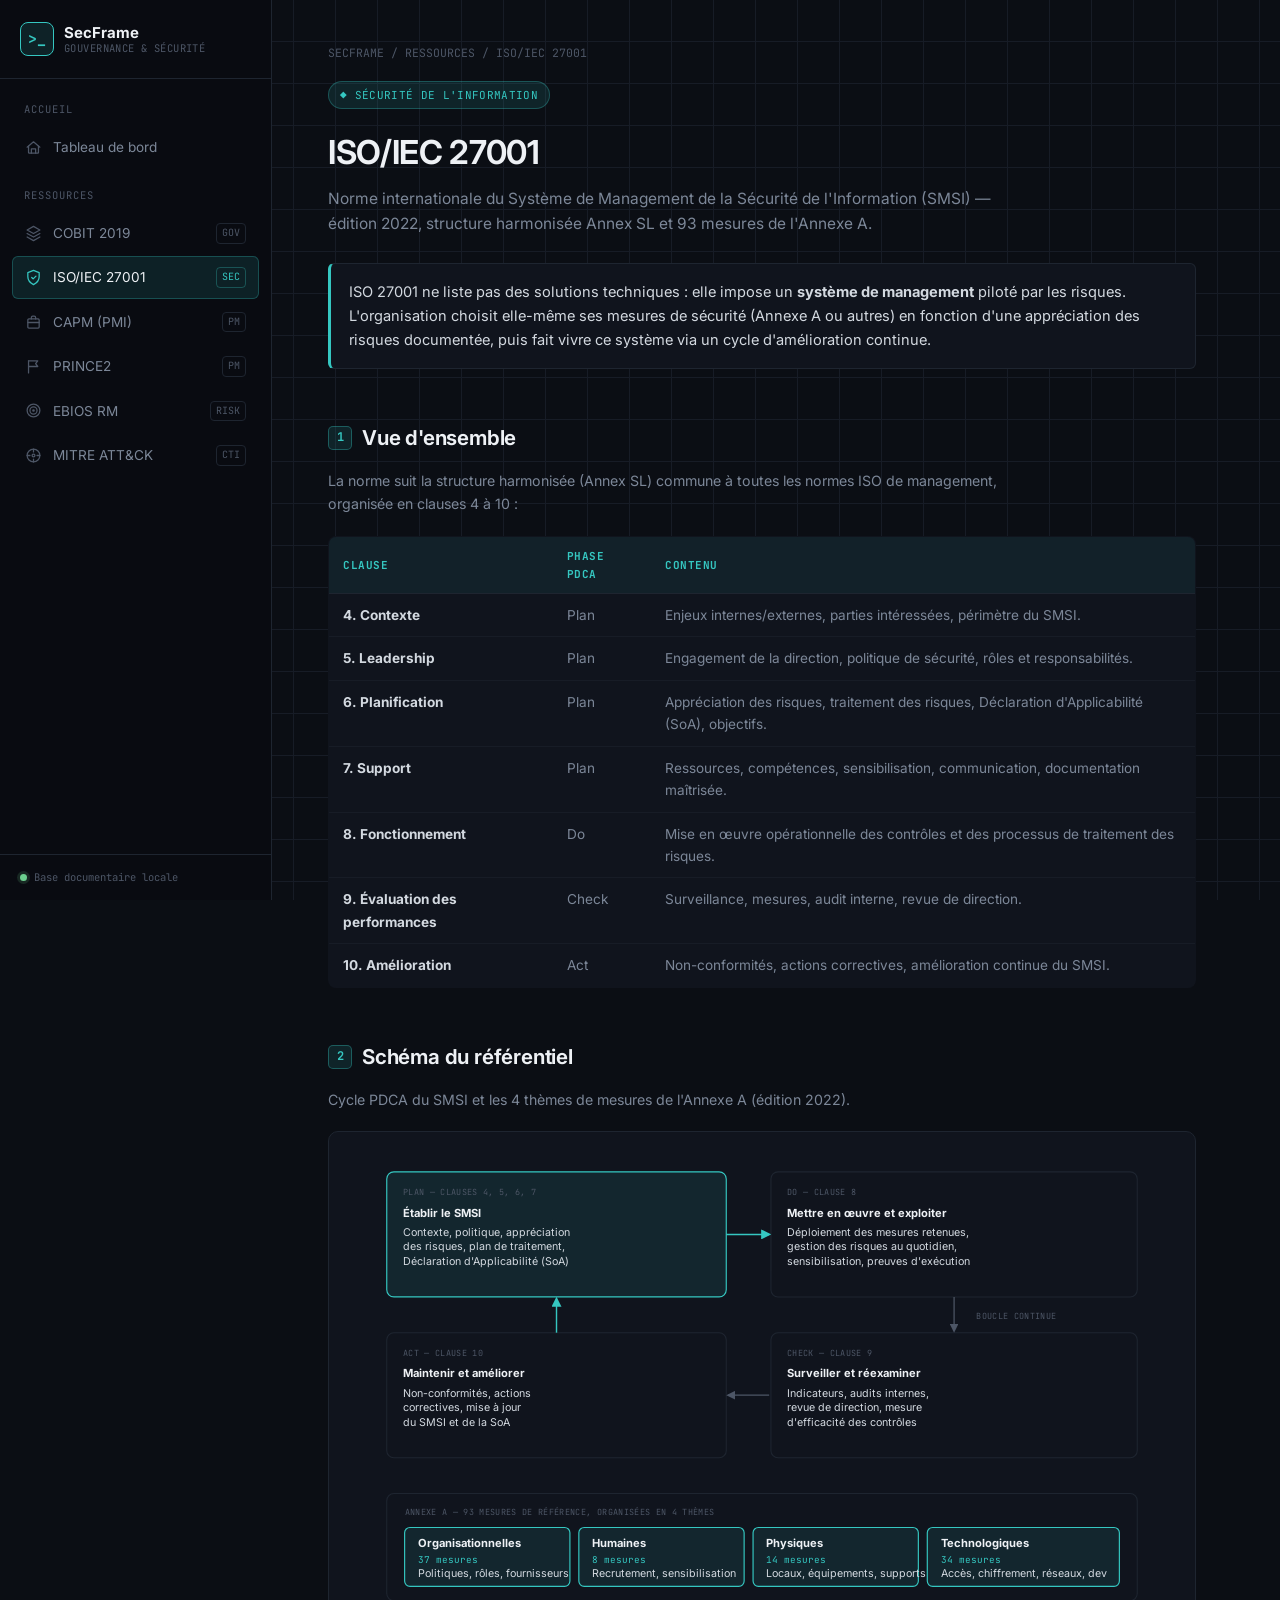
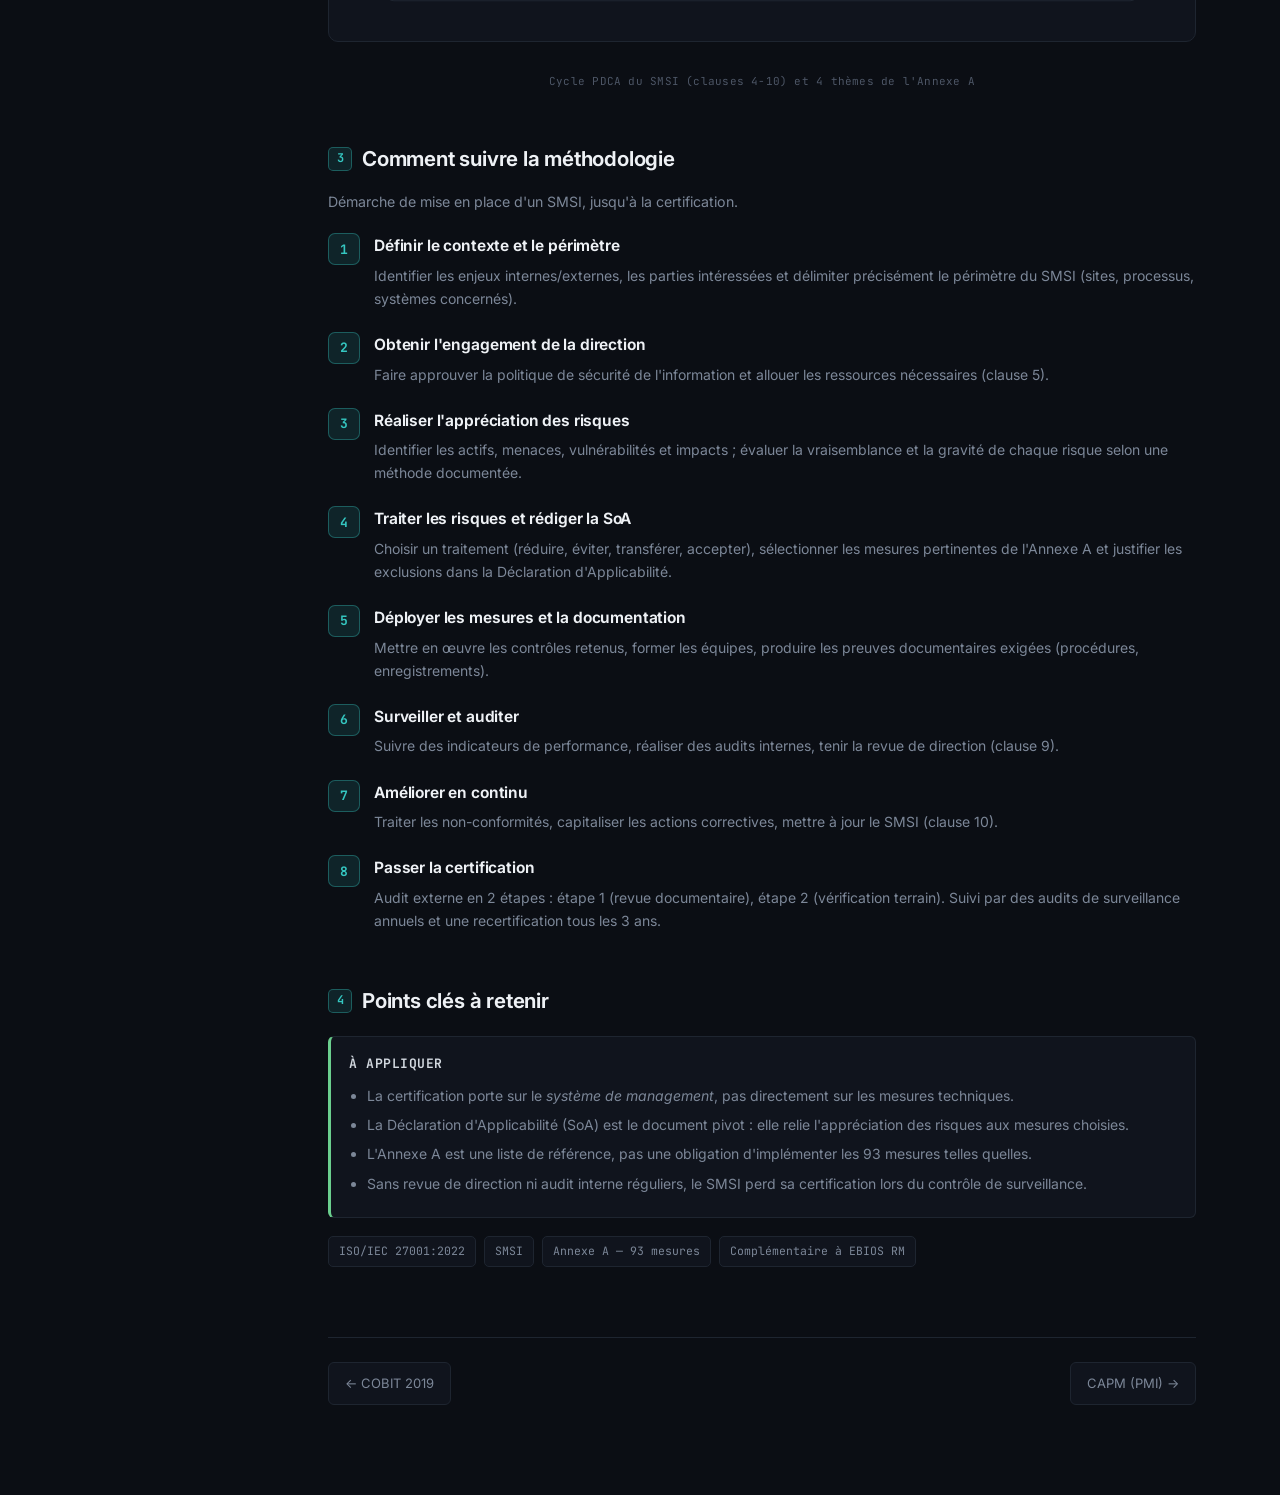
<file: pages/iso27001.html>
<!DOCTYPE html>
<html lang="fr">
<head>
<meta charset="UTF-8">
<meta name="viewport" content="width=device-width, initial-scale=1.0">
<title>ISO/IEC 27001 — SecFrame</title>
<link rel="preconnect" href="https://fonts.googleapis.com">
<link href="https://fonts.googleapis.com/css2?family=Inter:wght@400;500;600;700&family=JetBrains+Mono:wght@400;500;700&display=swap" rel="stylesheet">
<link rel="stylesheet" href="../assets/css/style.css">
</head>
<body>
<div class="app">

  <button class="menu-toggle">☰ Menu</button>

  <aside class="sidebar">
    <div class="sidebar-brand">
      <div class="glyph">&gt;_</div>
      <div class="brand-text">
        <div class="name">SecFrame</div>
        <div class="tag">GOUVERNANCE &amp; SÉCURITÉ</div>
      </div>
    </div>

    <nav class="sidebar-nav">
      <div class="sidebar-section-label">Accueil</div>
      <a class="nav-link" href="../index.html">
        <svg class="ic" viewBox="0 0 24 24" fill="none" stroke="currentColor" stroke-width="1.8" stroke-linecap="round" stroke-linejoin="round"><path d="M3 11.5 12 4l9 7.5"/><path d="M5 10v9a1 1 0 0 0 1 1h12a1 1 0 0 0 1-1v-9"/><path d="M9 20v-6h6v6"/></svg>
        Tableau de bord
      </a>

      <div class="sidebar-section-label">Ressources</div>
      <a class="nav-link" href="cobit.html">
        <svg class="ic" viewBox="0 0 24 24" fill="none" stroke="currentColor" stroke-width="1.8" stroke-linecap="round" stroke-linejoin="round"><path d="m12 2 9 5-9 5-9-5 9-5Z"/><path d="m3 12 9 5 9-5"/><path d="m3 17 9 5 9-5"/></svg>
        COBIT 2019
        <span class="code">GOV</span>
      </a>
      <a class="nav-link active" href="iso27001.html">
        <svg class="ic" viewBox="0 0 24 24" fill="none" stroke="currentColor" stroke-width="1.8" stroke-linecap="round" stroke-linejoin="round"><path d="M12 2 4 5v6c0 5 3.4 8.7 8 11 4.6-2.3 8-6 8-11V5l-8-3Z"/><path d="m9.5 12 2 2 4-4"/></svg>
        ISO/IEC 27001
        <span class="code">SEC</span>
      </a>
      <a class="nav-link" href="capm.html">
        <svg class="ic" viewBox="0 0 24 24" fill="none" stroke="currentColor" stroke-width="1.8" stroke-linecap="round" stroke-linejoin="round"><rect x="4" y="7" width="16" height="13" rx="1.5"/><path d="M9 7V5a2 2 0 0 1 2-2h2a2 2 0 0 1 2 2v2"/><path d="M4 12h16"/></svg>
        CAPM (PMI)
        <span class="code">PM</span>
      </a>
      <a class="nav-link" href="prince2.html">
        <svg class="ic" viewBox="0 0 24 24" fill="none" stroke="currentColor" stroke-width="1.8" stroke-linecap="round" stroke-linejoin="round"><path d="M5 21V4"/><path d="M5 4h13l-3 4 3 4H5"/></svg>
        PRINCE2
        <span class="code">PM</span>
      </a>
      <a class="nav-link" href="ebios-rm.html">
        <svg class="ic" viewBox="0 0 24 24" fill="none" stroke="currentColor" stroke-width="1.8" stroke-linecap="round" stroke-linejoin="round"><circle cx="12" cy="12" r="9"/><circle cx="12" cy="12" r="5"/><circle cx="12" cy="12" r="1"/></svg>
        EBIOS RM
        <span class="code">RISK</span>
      </a>
      <a class="nav-link" href="mitre-attack.html">
        <svg class="ic" viewBox="0 0 24 24" fill="none" stroke="currentColor" stroke-width="1.8" stroke-linecap="round" stroke-linejoin="round"><circle cx="12" cy="12" r="9"/><path d="M12 3v4M12 17v4M3 12h4M17 12h4"/><circle cx="12" cy="12" r="2"/></svg>
        MITRE ATT&amp;CK
        <span class="code">CTI</span>
      </a>
    </nav>

    <div class="sidebar-footer">
      <span class="dot"></span> Base documentaire locale
    </div>
  </aside>

  <main class="main">
    <div class="breadcrumb"><a href="../index.html">SECFRAME</a> / RESSOURCES / ISO/IEC 27001</div>
    <span class="badge">◆ SÉCURITÉ DE L'INFORMATION</span>
    <div class="page-header">
      <h1>ISO/IEC 27001</h1>
      <p class="subtitle">Norme internationale du Système de Management de la Sécurité de l'Information (SMSI) — édition 2022, structure harmonisée Annex SL et 93 mesures de l'Annexe A.</p>
    </div>

    <div class="lede">
      ISO 27001 ne liste pas des solutions techniques : elle impose un <strong>système de management</strong>
      piloté par les risques. L'organisation choisit elle-même ses mesures de sécurité (Annexe A ou autres)
      en fonction d'une appréciation des risques documentée, puis fait vivre ce système via un cycle
      d'amélioration continue.
    </div>

    <div class="section">
      <h2><span class="num">1</span> Vue d'ensemble</h2>
      <p class="section-desc">La norme suit la structure harmonisée (Annex SL) commune à toutes les normes ISO de management, organisée en clauses 4 à 10 :</p>
      <div class="tbl-wrap">
        <table>
          <thead><tr><th>Clause</th><th>Phase PDCA</th><th>Contenu</th></tr></thead>
          <tbody>
            <tr><td><strong>4. Contexte</strong></td><td>Plan</td><td>Enjeux internes/externes, parties intéressées, périmètre du SMSI.</td></tr>
            <tr><td><strong>5. Leadership</strong></td><td>Plan</td><td>Engagement de la direction, politique de sécurité, rôles et responsabilités.</td></tr>
            <tr><td><strong>6. Planification</strong></td><td>Plan</td><td>Appréciation des risques, traitement des risques, Déclaration d'Applicabilité (SoA), objectifs.</td></tr>
            <tr><td><strong>7. Support</strong></td><td>Plan</td><td>Ressources, compétences, sensibilisation, communication, documentation maîtrisée.</td></tr>
            <tr><td><strong>8. Fonctionnement</strong></td><td>Do</td><td>Mise en œuvre opérationnelle des contrôles et des processus de traitement des risques.</td></tr>
            <tr><td><strong>9. Évaluation des performances</strong></td><td>Check</td><td>Surveillance, mesures, audit interne, revue de direction.</td></tr>
            <tr><td><strong>10. Amélioration</strong></td><td>Act</td><td>Non-conformités, actions correctives, amélioration continue du SMSI.</td></tr>
          </tbody>
        </table>
      </div>
    </div>

    <div class="section">
      <h2><span class="num">2</span> Schéma du référentiel</h2>
      <p class="section-desc">Cycle PDCA du SMSI et les 4 thèmes de mesures de l'Annexe A (édition 2022).</p>

      <div class="diagram-frame">
        <svg viewBox="0 0 920 520" xmlns="http://www.w3.org/2000/svg">
          <defs>
            <marker id="arrow2" viewBox="0 0 10 10" refX="8" refY="5" markerWidth="7" markerHeight="7" orient="auto-start-reverse">
              <path d="M0,0 L10,5 L0,10 z" fill="#4d5666"/>
            </marker>
            <marker id="arrow2A" viewBox="0 0 10 10" refX="8" refY="5" markerWidth="7" markerHeight="7" orient="auto-start-reverse">
              <path d="M0,0 L10,5 L0,10 z" fill="#35c7c1"/>
            </marker>
          </defs>

          <!-- PDCA circle: 4 quadrants -->
          <rect x="40" y="20" width="380" height="140" rx="8" class="d-box-accent"/>
          <text x="58" y="46" class="d-label">Plan — clauses 4, 5, 6, 7</text>
          <text x="58" y="70" class="d-text-strong">Établir le SMSI</text>
          <text x="58" y="92" class="d-text">Contexte, politique, appréciation</text>
          <text x="58" y="108" class="d-text">des risques, plan de traitement,</text>
          <text x="58" y="124" class="d-text">Déclaration d'Applicabilité (SoA)</text>

          <rect x="470" y="20" width="410" height="140" rx="8" class="d-box"/>
          <text x="488" y="46" class="d-label">Do — clause 8</text>
          <text x="488" y="70" class="d-text-strong">Mettre en œuvre et exploiter</text>
          <text x="488" y="92" class="d-text">Déploiement des mesures retenues,</text>
          <text x="488" y="108" class="d-text">gestion des risques au quotidien,</text>
          <text x="488" y="124" class="d-text">sensibilisation, preuves d'exécution</text>

          <rect x="470" y="200" width="410" height="140" rx="8" class="d-box"/>
          <text x="488" y="226" class="d-label">Check — clause 9</text>
          <text x="488" y="250" class="d-text-strong">Surveiller et réexaminer</text>
          <text x="488" y="272" class="d-text">Indicateurs, audits internes,</text>
          <text x="488" y="288" class="d-text">revue de direction, mesure</text>
          <text x="488" y="304" class="d-text">d'efficacité des contrôles</text>

          <rect x="40" y="200" width="380" height="140" rx="8" class="d-box">
          </rect>
          <text x="58" y="226" class="d-label">Act — clause 10</text>
          <text x="58" y="250" class="d-text-strong">Maintenir et améliorer</text>
          <text x="58" y="272" class="d-text">Non-conformités, actions</text>
          <text x="58" y="288" class="d-text">correctives, mise à jour</text>
          <text x="58" y="304" class="d-text">du SMSI et de la SoA</text>

          <!-- cycle arrows -->
          <line x1="420" y1="90" x2="468" y2="90" class="d-arrow-accent" marker-end="url(#arrow2A)"/>
          <line x1="675" y1="160" x2="675" y2="198" class="d-arrow" marker-end="url(#arrow2)"/>
          <line x1="468" y1="270" x2="422" y2="270" class="d-arrow" marker-end="url(#arrow2)"/>
          <path d="M 230 200 C 230 175, 230 175 230 162" class="d-arrow-accent" marker-end="url(#arrow2A)" fill="none"/>
          <text x="700" y="185" class="d-label">boucle continue</text>

          <!-- Annex A -->
          <rect x="40" y="380" width="840" height="120" rx="8" class="d-box"/>
          <text x="60" y="404" class="d-label">Annexe A — 93 mesures de référence, organisées en 4 thèmes</text>

          <rect x="60" y="418" width="185" height="66" rx="6" class="d-box-accent"/>
          <text x="75" y="440" class="d-text-strong">Organisationnelles</text>
          <text x="75" y="458" class="d-text-mono">37 mesures</text>
          <text x="75" y="474" class="d-text">Politiques, rôles, fournisseurs</text>

          <rect x="255" y="418" width="185" height="66" rx="6" class="d-box-accent"/>
          <text x="270" y="440" class="d-text-strong">Humaines</text>
          <text x="270" y="458" class="d-text-mono">8 mesures</text>
          <text x="270" y="474" class="d-text">Recrutement, sensibilisation</text>

          <rect x="450" y="418" width="185" height="66" rx="6" class="d-box-accent"/>
          <text x="465" y="440" class="d-text-strong">Physiques</text>
          <text x="465" y="458" class="d-text-mono">14 mesures</text>
          <text x="465" y="474" class="d-text">Locaux, équipements, supports</text>

          <rect x="645" y="418" width="215" height="66" rx="6" class="d-box-accent"/>
          <text x="660" y="440" class="d-text-strong">Technologiques</text>
          <text x="660" y="458" class="d-text-mono">34 mesures</text>
          <text x="660" y="474" class="d-text">Accès, chiffrement, réseaux, dev</text>
        </svg>
      </div>
      <div class="diagram-caption">Cycle PDCA du SMSI (clauses 4-10) et 4 thèmes de l'Annexe A</div>
    </div>

    <div class="section">
      <h2><span class="num">3</span> Comment suivre la méthodologie</h2>
      <p class="section-desc">Démarche de mise en place d'un SMSI, jusqu'à la certification.</p>
      <ol class="steps">
        <li>
          <h3>Définir le contexte et le périmètre</h3>
          <p>Identifier les enjeux internes/externes, les parties intéressées et délimiter précisément le périmètre du SMSI (sites, processus, systèmes concernés).</p>
        </li>
        <li>
          <h3>Obtenir l'engagement de la direction</h3>
          <p>Faire approuver la politique de sécurité de l'information et allouer les ressources nécessaires (clause 5).</p>
        </li>
        <li>
          <h3>Réaliser l'appréciation des risques</h3>
          <p>Identifier les actifs, menaces, vulnérabilités et impacts ; évaluer la vraisemblance et la gravité de chaque risque selon une méthode documentée.</p>
        </li>
        <li>
          <h3>Traiter les risques et rédiger la SoA</h3>
          <p>Choisir un traitement (réduire, éviter, transférer, accepter), sélectionner les mesures pertinentes de l'Annexe A et justifier les exclusions dans la Déclaration d'Applicabilité.</p>
        </li>
        <li>
          <h3>Déployer les mesures et la documentation</h3>
          <p>Mettre en œuvre les contrôles retenus, former les équipes, produire les preuves documentaires exigées (procédures, enregistrements).</p>
        </li>
        <li>
          <h3>Surveiller et auditer</h3>
          <p>Suivre des indicateurs de performance, réaliser des audits internes, tenir la revue de direction (clause 9).</p>
        </li>
        <li>
          <h3>Améliorer en continu</h3>
          <p>Traiter les non-conformités, capitaliser les actions correctives, mettre à jour le SMSI (clause 10).</p>
        </li>
        <li>
          <h3>Passer la certification</h3>
          <p>Audit externe en 2 étapes : étape 1 (revue documentaire), étape 2 (vérification terrain). Suivi par des audits de surveillance annuels et une recertification tous les 3 ans.</p>
        </li>
      </ol>
    </div>

    <div class="section">
      <h2><span class="num">4</span> Points clés à retenir</h2>
      <div class="box key">
        <h4>À appliquer</h4>
        <ul>
          <li>La certification porte sur le <em>système de management</em>, pas directement sur les mesures techniques.</li>
          <li>La Déclaration d'Applicabilité (SoA) est le document pivot : elle relie l'appréciation des risques aux mesures choisies.</li>
          <li>L'Annexe A est une liste de référence, pas une obligation d'implémenter les 93 mesures telles quelles.</li>
          <li>Sans revue de direction ni audit interne réguliers, le SMSI perd sa certification lors du contrôle de surveillance.</li>
        </ul>
      </div>
      <div class="chips">
        <span class="chip">ISO/IEC 27001:2022</span>
        <span class="chip">SMSI</span>
        <span class="chip">Annexe A — 93 mesures</span>
        <span class="chip">Complémentaire à EBIOS RM</span>
      </div>
    </div>

    <div class="page-footer-nav">
      <a href="cobit.html">← COBIT 2019</a>
      <a href="capm.html">CAPM (PMI) →</a>
    </div>
  </main>
</div>
<script src="../assets/js/main.js"></script>
</body>
</html>
</file>
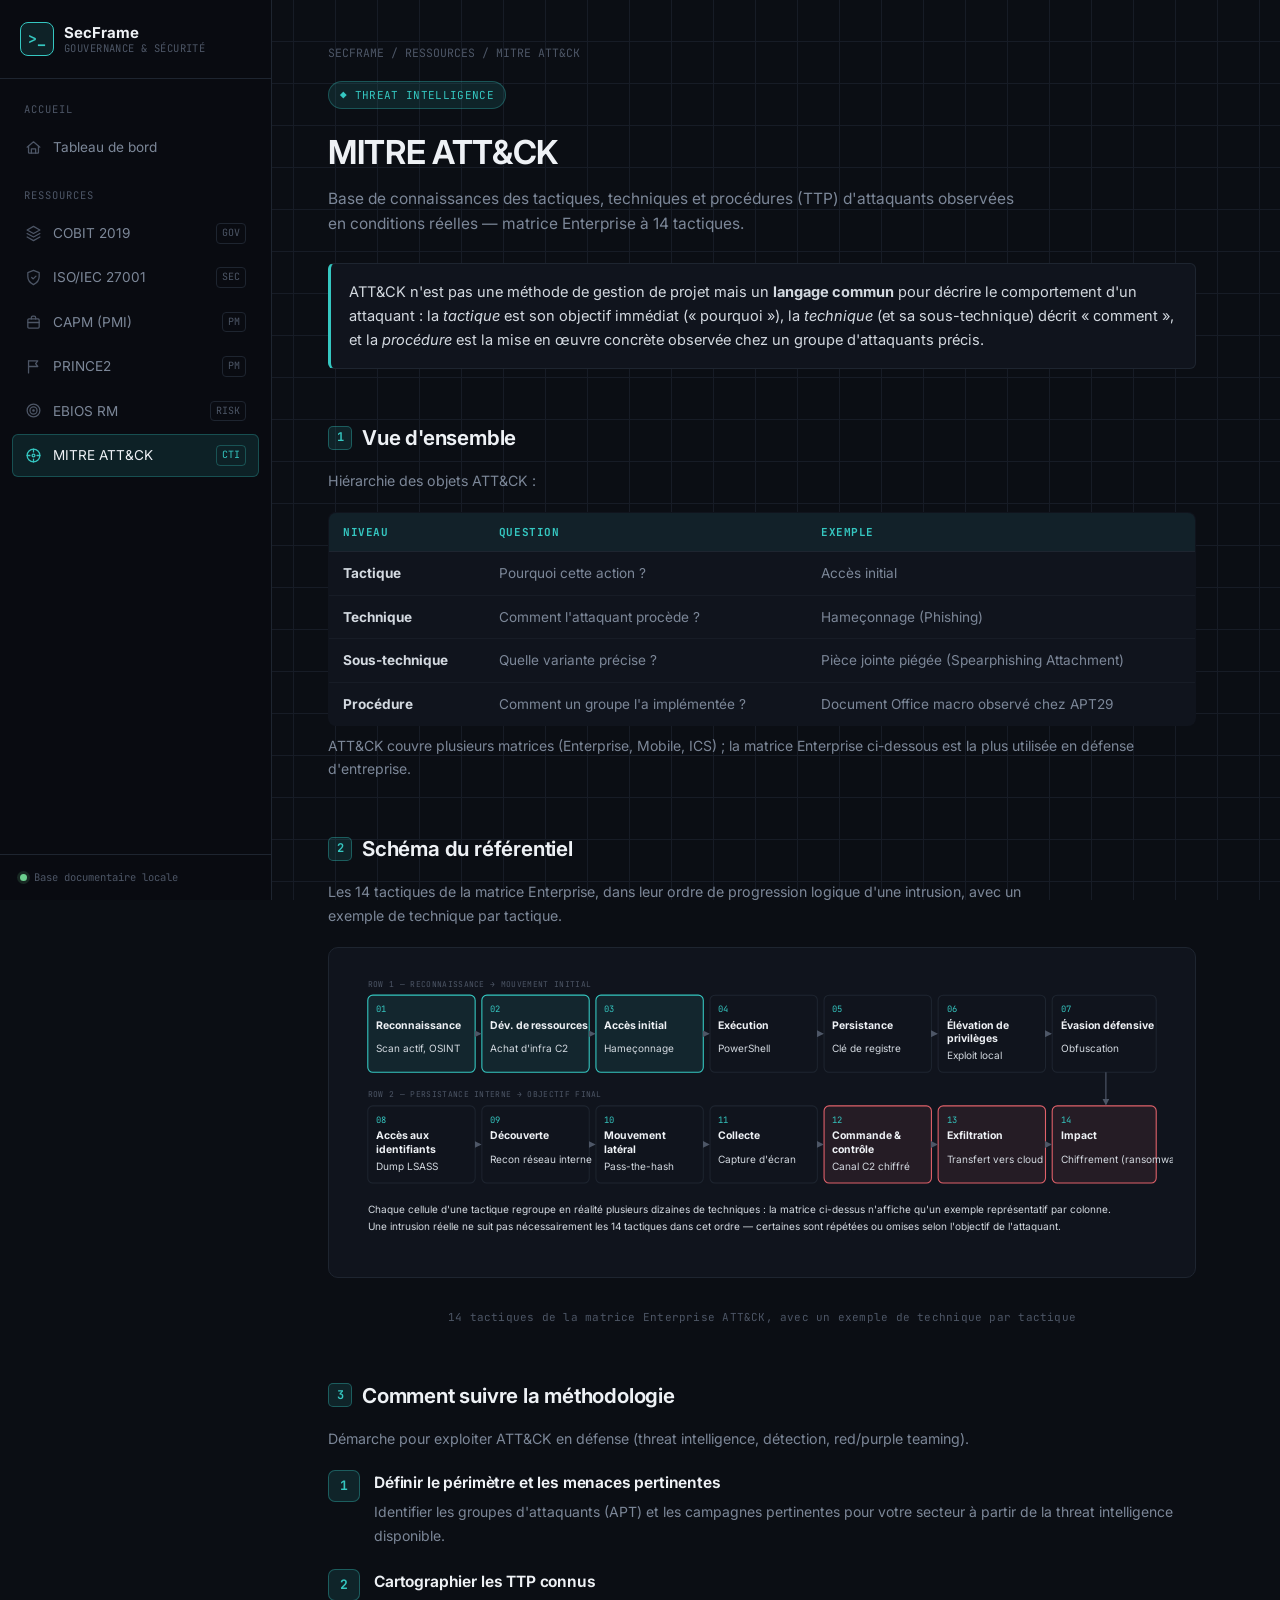
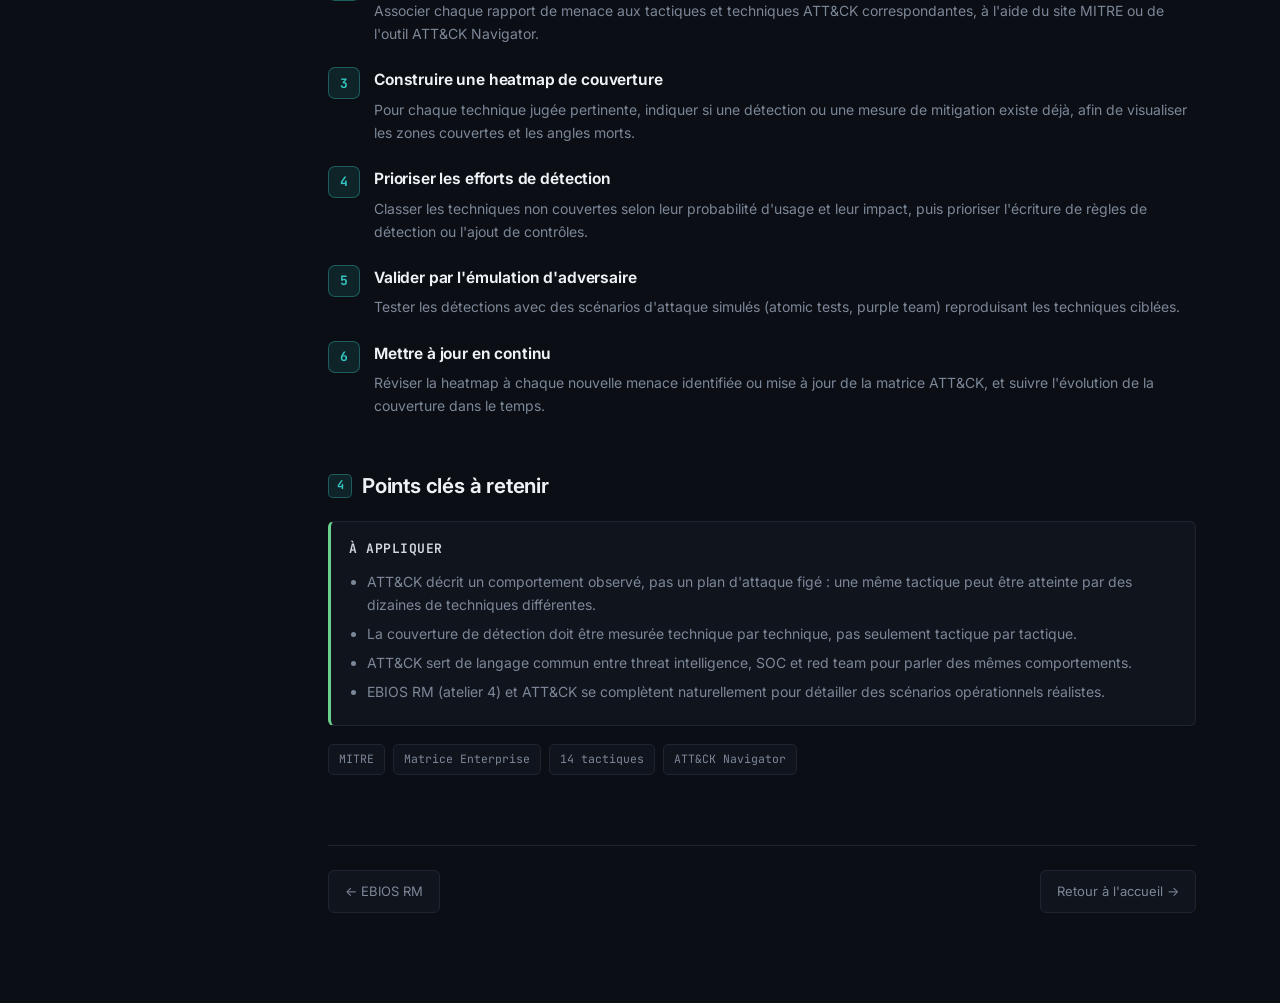
<file: pages/mitre-attack.html>
<!DOCTYPE html>
<html lang="fr">
<head>
<meta charset="UTF-8">
<meta name="viewport" content="width=device-width, initial-scale=1.0">
<title>MITRE ATT&amp;CK — SecFrame</title>
<link rel="preconnect" href="https://fonts.googleapis.com">
<link href="https://fonts.googleapis.com/css2?family=Inter:wght@400;500;600;700&family=JetBrains+Mono:wght@400;500;700&display=swap" rel="stylesheet">
<link rel="stylesheet" href="../assets/css/style.css">
</head>
<body>
<div class="app">

  <button class="menu-toggle">☰ Menu</button>

  <aside class="sidebar">
    <div class="sidebar-brand">
      <div class="glyph">&gt;_</div>
      <div class="brand-text">
        <div class="name">SecFrame</div>
        <div class="tag">GOUVERNANCE &amp; SÉCURITÉ</div>
      </div>
    </div>

    <nav class="sidebar-nav">
      <div class="sidebar-section-label">Accueil</div>
      <a class="nav-link" href="../index.html">
        <svg class="ic" viewBox="0 0 24 24" fill="none" stroke="currentColor" stroke-width="1.8" stroke-linecap="round" stroke-linejoin="round"><path d="M3 11.5 12 4l9 7.5"/><path d="M5 10v9a1 1 0 0 0 1 1h12a1 1 0 0 0 1-1v-9"/><path d="M9 20v-6h6v6"/></svg>
        Tableau de bord
      </a>

      <div class="sidebar-section-label">Ressources</div>
      <a class="nav-link" href="cobit.html">
        <svg class="ic" viewBox="0 0 24 24" fill="none" stroke="currentColor" stroke-width="1.8" stroke-linecap="round" stroke-linejoin="round"><path d="m12 2 9 5-9 5-9-5 9-5Z"/><path d="m3 12 9 5 9-5"/><path d="m3 17 9 5 9-5"/></svg>
        COBIT 2019
        <span class="code">GOV</span>
      </a>
      <a class="nav-link" href="iso27001.html">
        <svg class="ic" viewBox="0 0 24 24" fill="none" stroke="currentColor" stroke-width="1.8" stroke-linecap="round" stroke-linejoin="round"><path d="M12 2 4 5v6c0 5 3.4 8.7 8 11 4.6-2.3 8-6 8-11V5l-8-3Z"/><path d="m9.5 12 2 2 4-4"/></svg>
        ISO/IEC 27001
        <span class="code">SEC</span>
      </a>
      <a class="nav-link" href="capm.html">
        <svg class="ic" viewBox="0 0 24 24" fill="none" stroke="currentColor" stroke-width="1.8" stroke-linecap="round" stroke-linejoin="round"><rect x="4" y="7" width="16" height="13" rx="1.5"/><path d="M9 7V5a2 2 0 0 1 2-2h2a2 2 0 0 1 2 2v2"/><path d="M4 12h16"/></svg>
        CAPM (PMI)
        <span class="code">PM</span>
      </a>
      <a class="nav-link" href="prince2.html">
        <svg class="ic" viewBox="0 0 24 24" fill="none" stroke="currentColor" stroke-width="1.8" stroke-linecap="round" stroke-linejoin="round"><path d="M5 21V4"/><path d="M5 4h13l-3 4 3 4H5"/></svg>
        PRINCE2
        <span class="code">PM</span>
      </a>
      <a class="nav-link" href="ebios-rm.html">
        <svg class="ic" viewBox="0 0 24 24" fill="none" stroke="currentColor" stroke-width="1.8" stroke-linecap="round" stroke-linejoin="round"><circle cx="12" cy="12" r="9"/><circle cx="12" cy="12" r="5"/><circle cx="12" cy="12" r="1"/></svg>
        EBIOS RM
        <span class="code">RISK</span>
      </a>
      <a class="nav-link active" href="mitre-attack.html">
        <svg class="ic" viewBox="0 0 24 24" fill="none" stroke="currentColor" stroke-width="1.8" stroke-linecap="round" stroke-linejoin="round"><circle cx="12" cy="12" r="9"/><path d="M12 3v4M12 17v4M3 12h4M17 12h4"/><circle cx="12" cy="12" r="2"/></svg>
        MITRE ATT&amp;CK
        <span class="code">CTI</span>
      </a>
    </nav>

    <div class="sidebar-footer">
      <span class="dot"></span> Base documentaire locale
    </div>
  </aside>

  <main class="main">
    <div class="breadcrumb"><a href="../index.html">SECFRAME</a> / RESSOURCES / MITRE ATT&amp;CK</div>
    <span class="badge">◆ THREAT INTELLIGENCE</span>
    <div class="page-header">
      <h1>MITRE ATT&amp;CK</h1>
      <p class="subtitle">Base de connaissances des tactiques, techniques et procédures (TTP) d'attaquants observées en conditions réelles — matrice Enterprise à 14 tactiques.</p>
    </div>

    <div class="lede">
      ATT&amp;CK n'est pas une méthode de gestion de projet mais un <strong>langage commun</strong> pour décrire
      le comportement d'un attaquant : la <em>tactique</em> est son objectif immédiat (« pourquoi »), la
      <em>technique</em> (et sa sous-technique) décrit « comment », et la <em>procédure</em> est la mise en
      œuvre concrète observée chez un groupe d'attaquants précis.
    </div>

    <div class="section">
      <h2><span class="num">1</span> Vue d'ensemble</h2>
      <p class="section-desc">Hiérarchie des objets ATT&amp;CK :</p>
      <div class="tbl-wrap">
        <table>
          <thead><tr><th>Niveau</th><th>Question</th><th>Exemple</th></tr></thead>
          <tbody>
            <tr><td><strong>Tactique</strong></td><td>Pourquoi cette action ?</td><td>Accès initial</td></tr>
            <tr><td><strong>Technique</strong></td><td>Comment l'attaquant procède ?</td><td>Hameçonnage (Phishing)</td></tr>
            <tr><td><strong>Sous-technique</strong></td><td>Quelle variante précise ?</td><td>Pièce jointe piégée (Spearphishing Attachment)</td></tr>
            <tr><td><strong>Procédure</strong></td><td>Comment un groupe l'a implémentée ?</td><td>Document Office macro observé chez APT29</td></tr>
          </tbody>
        </table>
      </div>
      <p style="color:var(--text-muted); font-size:14px; margin-top:8px;">
        ATT&amp;CK couvre plusieurs matrices (Enterprise, Mobile, ICS) ; la matrice Enterprise ci-dessous
        est la plus utilisée en défense d'entreprise.
      </p>
    </div>

    <div class="section">
      <h2><span class="num">2</span> Schéma du référentiel</h2>
      <p class="section-desc">Les 14 tactiques de la matrice Enterprise, dans leur ordre de progression logique d'une intrusion, avec un exemple de technique par tactique.</p>

      <div class="diagram-frame">
        <svg viewBox="0 0 980 340" xmlns="http://www.w3.org/2000/svg">
          <defs>
            <marker id="arrow6" viewBox="0 0 10 10" refX="8" refY="5" markerWidth="6" markerHeight="6" orient="auto-start-reverse">
              <path d="M0,0 L10,5 L0,10 z" fill="#4d5666"/>
            </marker>
          </defs>

          <text x="20" y="20" class="d-label">Row 1 — reconnaissance → mouvement initial</text>
          <!-- Row 1: 7 tactics -->
          <g>
            <rect x="20" y="30" width="128" height="92" rx="6" class="d-box-accent"/>
            <text x="30" y="50" class="d-text-mono">01</text>
            <text x="30" y="70" class="d-text-strong">Reconnaissance</text>
            <text x="30" y="98" class="d-text">Scan actif, OSINT</text>

            <rect x="156" y="30" width="128" height="92" rx="6" class="d-box-accent"/>
            <text x="166" y="50" class="d-text-mono">02</text>
            <text x="166" y="70" class="d-text-strong">Dév. de ressources</text>
            <text x="166" y="98" class="d-text">Achat d'infra C2</text>

            <rect x="292" y="30" width="128" height="92" rx="6" class="d-box-accent"/>
            <text x="302" y="50" class="d-text-mono">03</text>
            <text x="302" y="70" class="d-text-strong">Accès initial</text>
            <text x="302" y="98" class="d-text">Hameçonnage</text>

            <rect x="428" y="30" width="128" height="92" rx="6" class="d-box"/>
            <text x="438" y="50" class="d-text-mono">04</text>
            <text x="438" y="70" class="d-text-strong">Exécution</text>
            <text x="438" y="98" class="d-text">PowerShell</text>

            <rect x="564" y="30" width="128" height="92" rx="6" class="d-box"/>
            <text x="574" y="50" class="d-text-mono">05</text>
            <text x="574" y="70" class="d-text-strong">Persistance</text>
            <text x="574" y="98" class="d-text">Clé de registre</text>

            <rect x="700" y="30" width="128" height="92" rx="6" class="d-box"/>
            <text x="710" y="50" class="d-text-mono">06</text>
            <text x="710" y="70" class="d-text-strong">Élévation de</text>
            <text x="710" y="86" class="d-text-strong">privilèges</text>
            <text x="710" y="106" class="d-text">Exploit local</text>

            <rect x="836" y="30" width="124" height="92" rx="6" class="d-box"/>
            <text x="846" y="50" class="d-text-mono">07</text>
            <text x="846" y="70" class="d-text-strong">Évasion défensive</text>
            <text x="846" y="98" class="d-text">Obfuscation</text>
          </g>

          <line x1="148" y1="76" x2="154" y2="76" class="d-arrow" marker-end="url(#arrow6)"/>
          <line x1="284" y1="76" x2="290" y2="76" class="d-arrow" marker-end="url(#arrow6)"/>
          <line x1="420" y1="76" x2="426" y2="76" class="d-arrow" marker-end="url(#arrow6)"/>
          <line x1="556" y1="76" x2="562" y2="76" class="d-arrow" marker-end="url(#arrow6)"/>
          <line x1="692" y1="76" x2="698" y2="76" class="d-arrow" marker-end="url(#arrow6)"/>
          <line x1="828" y1="76" x2="834" y2="76" class="d-arrow" marker-end="url(#arrow6)"/>

          <text x="20" y="152" class="d-label">Row 2 — persistance interne → objectif final</text>
          <!-- Row 2: 7 tactics -->
          <g>
            <rect x="20" y="162" width="128" height="92" rx="6" class="d-box"/>
            <text x="30" y="182" class="d-text-mono">08</text>
            <text x="30" y="202" class="d-text-strong">Accès aux</text>
            <text x="30" y="218" class="d-text-strong">identifiants</text>
            <text x="30" y="238" class="d-text">Dump LSASS</text>

            <rect x="156" y="162" width="128" height="92" rx="6" class="d-box"/>
            <text x="166" y="182" class="d-text-mono">09</text>
            <text x="166" y="202" class="d-text-strong">Découverte</text>
            <text x="166" y="230" class="d-text">Recon réseau interne</text>

            <rect x="292" y="162" width="128" height="92" rx="6" class="d-box"/>
            <text x="302" y="182" class="d-text-mono">10</text>
            <text x="302" y="202" class="d-text-strong">Mouvement</text>
            <text x="302" y="218" class="d-text-strong">latéral</text>
            <text x="302" y="238" class="d-text">Pass-the-hash</text>

            <rect x="428" y="162" width="128" height="92" rx="6" class="d-box"/>
            <text x="438" y="182" class="d-text-mono">11</text>
            <text x="438" y="202" class="d-text-strong">Collecte</text>
            <text x="438" y="230" class="d-text">Capture d'écran</text>

            <rect x="564" y="162" width="128" height="92" rx="6" class="d-box-danger"/>
            <text x="574" y="182" class="d-text-mono">12</text>
            <text x="574" y="202" class="d-text-strong">Commande &amp;</text>
            <text x="574" y="218" class="d-text-strong">contrôle</text>
            <text x="574" y="238" class="d-text">Canal C2 chiffré</text>

            <rect x="700" y="162" width="128" height="92" rx="6" class="d-box-danger"/>
            <text x="710" y="182" class="d-text-mono">13</text>
            <text x="710" y="202" class="d-text-strong">Exfiltration</text>
            <text x="710" y="230" class="d-text">Transfert vers cloud</text>

            <rect x="836" y="162" width="124" height="92" rx="6" class="d-box-danger"/>
            <text x="846" y="182" class="d-text-mono">14</text>
            <text x="846" y="202" class="d-text-strong">Impact</text>
            <text x="846" y="230" class="d-text">Chiffrement (ransomware)</text>
          </g>

          <line x1="148" y1="208" x2="154" y2="208" class="d-arrow" marker-end="url(#arrow6)"/>
          <line x1="284" y1="208" x2="290" y2="208" class="d-arrow" marker-end="url(#arrow6)"/>
          <line x1="420" y1="208" x2="426" y2="208" class="d-arrow" marker-end="url(#arrow6)"/>
          <line x1="556" y1="208" x2="562" y2="208" class="d-arrow" marker-end="url(#arrow6)"/>
          <line x1="692" y1="208" x2="698" y2="208" class="d-arrow" marker-end="url(#arrow6)"/>
          <line x1="828" y1="208" x2="834" y2="208" class="d-arrow" marker-end="url(#arrow6)"/>
          <path d="M 900 122 C 900 140, 900 145, 900 160" class="d-arrow" marker-end="url(#arrow6)" fill="none"/>

          <text x="20" y="290" class="d-text">Chaque cellule d'une tactique regroupe en réalité plusieurs dizaines de techniques : la matrice ci-dessus n'affiche qu'un exemple représentatif par colonne.</text>
          <text x="20" y="310" class="d-text">Une intrusion réelle ne suit pas nécessairement les 14 tactiques dans cet ordre — certaines sont répétées ou omises selon l'objectif de l'attaquant.</text>
        </svg>
      </div>
      <div class="diagram-caption">14 tactiques de la matrice Enterprise ATT&amp;CK, avec un exemple de technique par tactique</div>
    </div>

    <div class="section">
      <h2><span class="num">3</span> Comment suivre la méthodologie</h2>
      <p class="section-desc">Démarche pour exploiter ATT&amp;CK en défense (threat intelligence, détection, red/purple teaming).</p>
      <ol class="steps">
        <li>
          <h3>Définir le périmètre et les menaces pertinentes</h3>
          <p>Identifier les groupes d'attaquants (APT) et les campagnes pertinentes pour votre secteur à partir de la threat intelligence disponible.</p>
        </li>
        <li>
          <h3>Cartographier les TTP connus</h3>
          <p>Associer chaque rapport de menace aux tactiques et techniques ATT&amp;CK correspondantes, à l'aide du site MITRE ou de l'outil ATT&amp;CK Navigator.</p>
        </li>
        <li>
          <h3>Construire une heatmap de couverture</h3>
          <p>Pour chaque technique jugée pertinente, indiquer si une détection ou une mesure de mitigation existe déjà, afin de visualiser les zones couvertes et les angles morts.</p>
        </li>
        <li>
          <h3>Prioriser les efforts de détection</h3>
          <p>Classer les techniques non couvertes selon leur probabilité d'usage et leur impact, puis prioriser l'écriture de règles de détection ou l'ajout de contrôles.</p>
        </li>
        <li>
          <h3>Valider par l'émulation d'adversaire</h3>
          <p>Tester les détections avec des scénarios d'attaque simulés (atomic tests, purple team) reproduisant les techniques ciblées.</p>
        </li>
        <li>
          <h3>Mettre à jour en continu</h3>
          <p>Réviser la heatmap à chaque nouvelle menace identifiée ou mise à jour de la matrice ATT&amp;CK, et suivre l'évolution de la couverture dans le temps.</p>
        </li>
      </ol>
    </div>

    <div class="section">
      <h2><span class="num">4</span> Points clés à retenir</h2>
      <div class="box key">
        <h4>À appliquer</h4>
        <ul>
          <li>ATT&amp;CK décrit un comportement observé, pas un plan d'attaque figé : une même tactique peut être atteinte par des dizaines de techniques différentes.</li>
          <li>La couverture de détection doit être mesurée technique par technique, pas seulement tactique par tactique.</li>
          <li>ATT&amp;CK sert de langage commun entre threat intelligence, SOC et red team pour parler des mêmes comportements.</li>
          <li>EBIOS RM (atelier 4) et ATT&amp;CK se complètent naturellement pour détailler des scénarios opérationnels réalistes.</li>
        </ul>
      </div>
      <div class="chips">
        <span class="chip">MITRE</span>
        <span class="chip">Matrice Enterprise</span>
        <span class="chip">14 tactiques</span>
        <span class="chip">ATT&amp;CK Navigator</span>
      </div>
    </div>

    <div class="page-footer-nav">
      <a href="ebios-rm.html">← EBIOS RM</a>
      <a href="../index.html">Retour à l'accueil →</a>
    </div>
  </main>
</div>
<script src="../assets/js/main.js"></script>
</body>
</html>
</file>
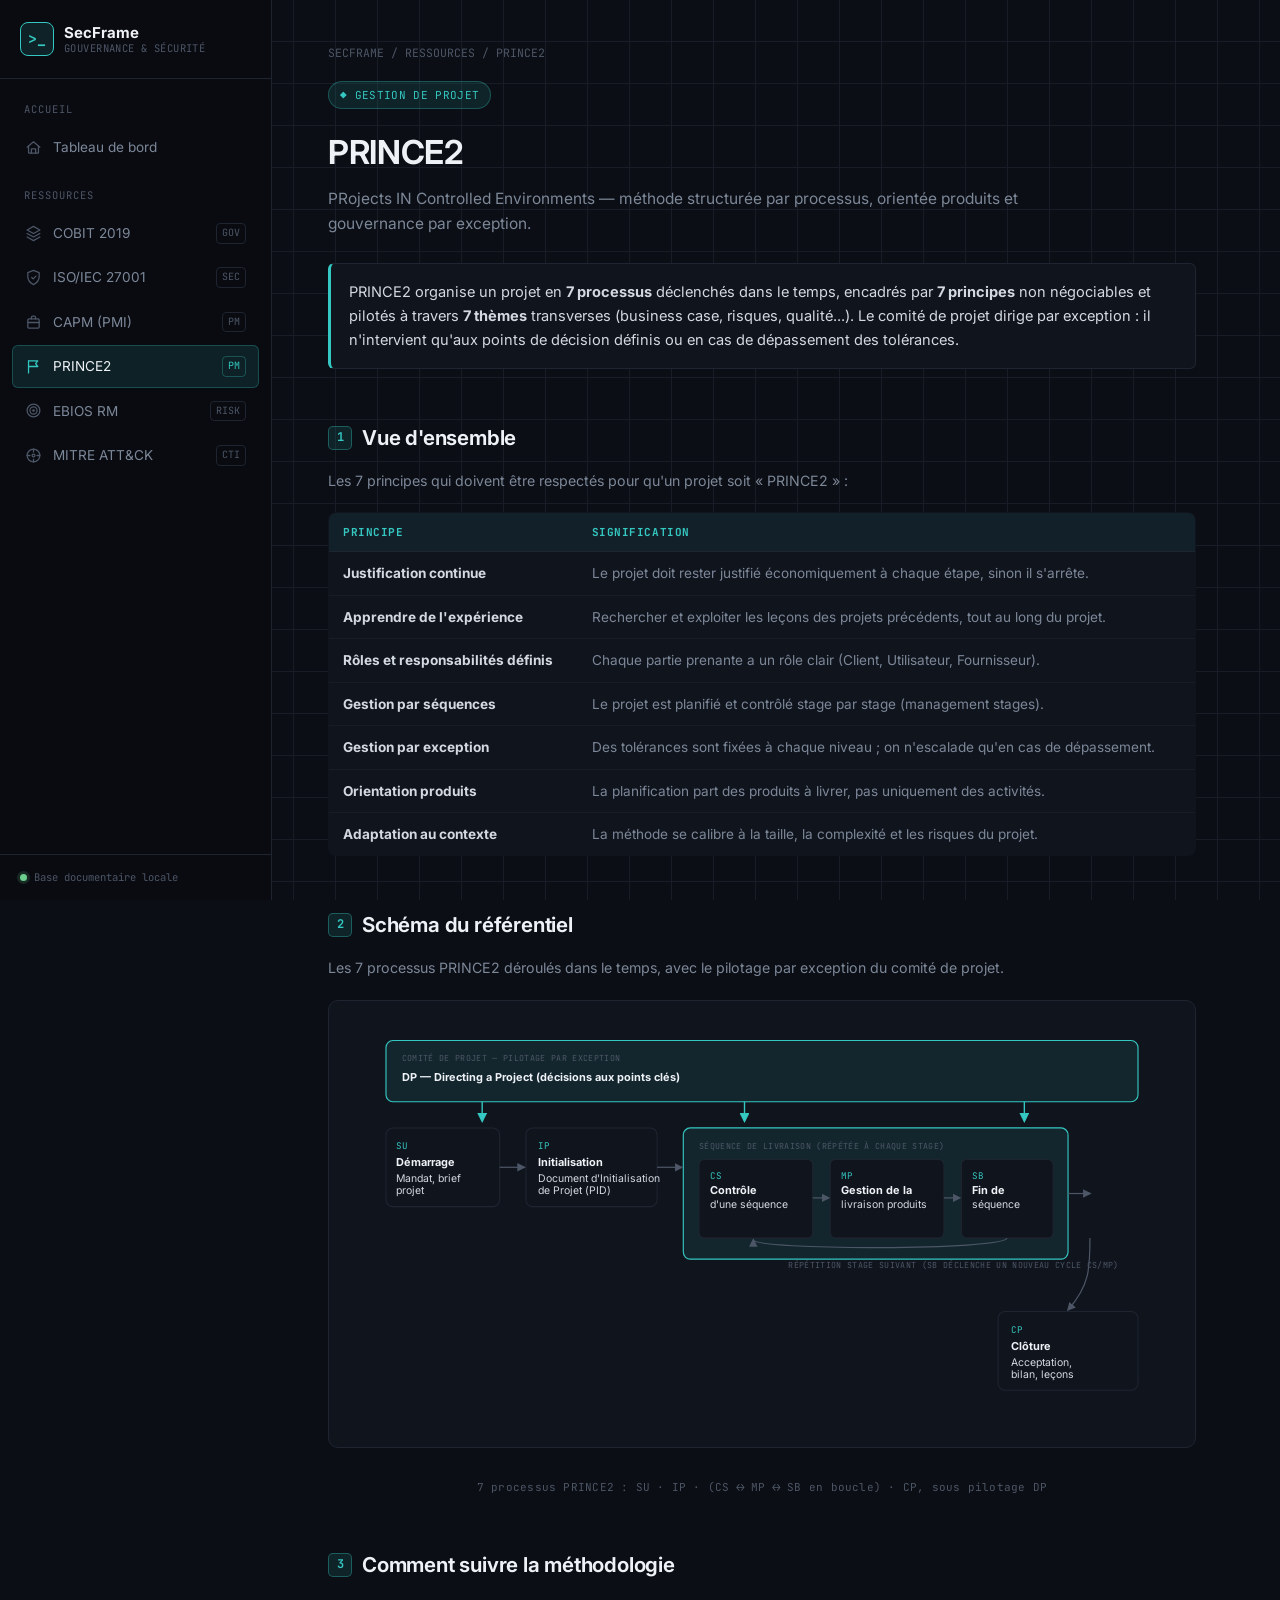
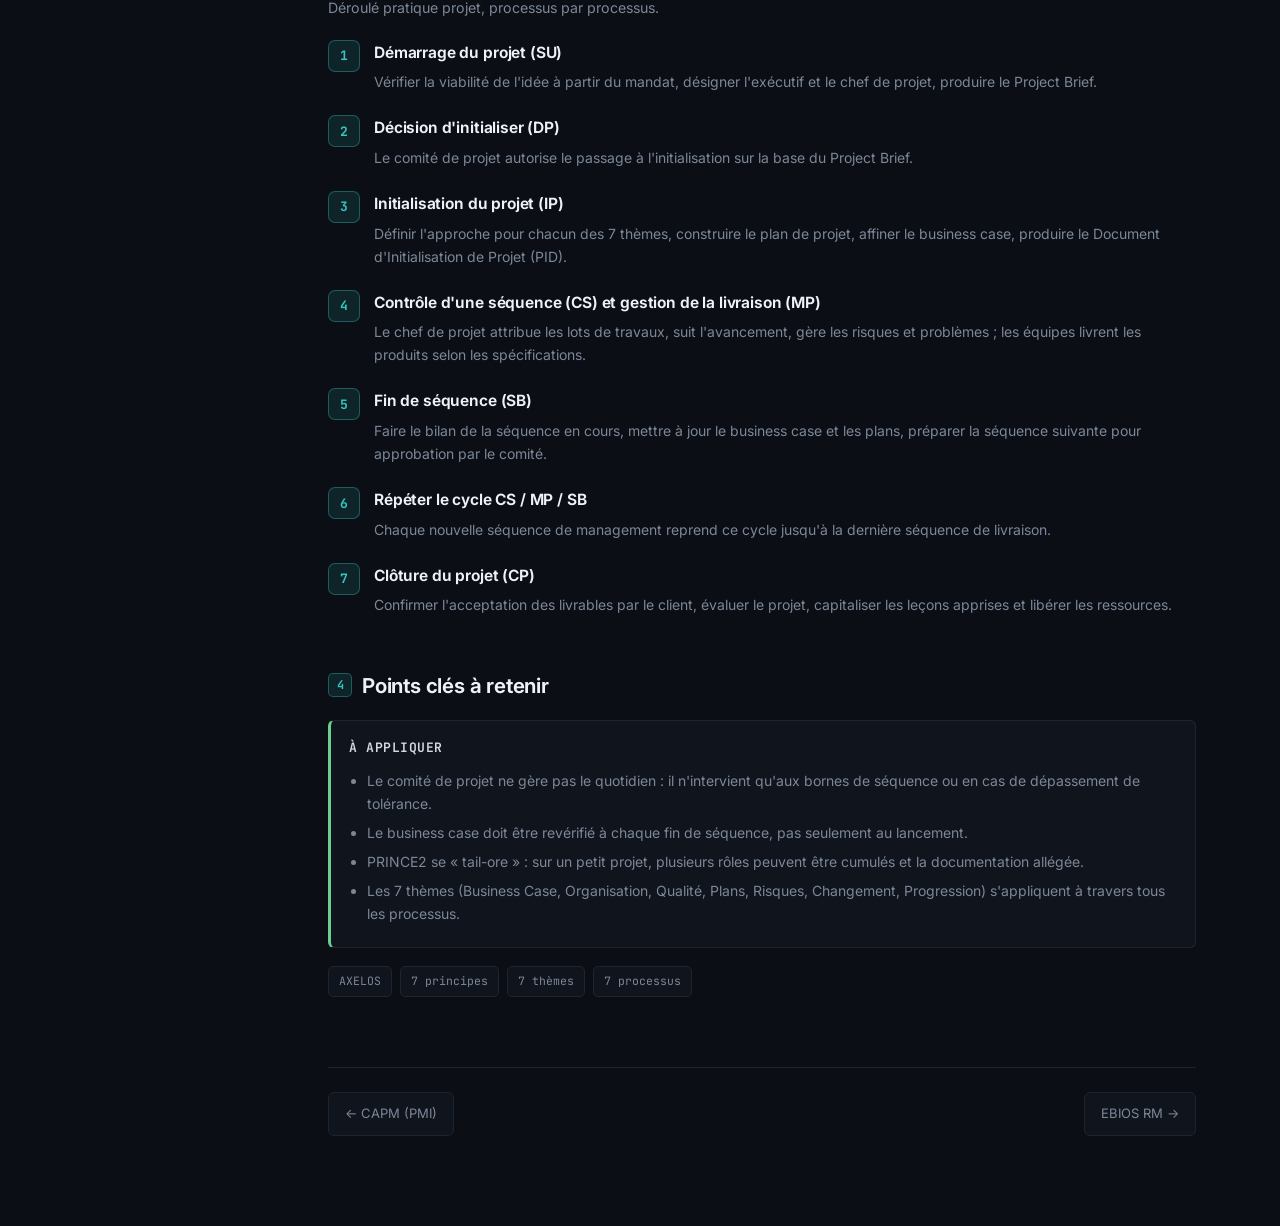
<file: pages/prince2.html>
<!DOCTYPE html>
<html lang="fr">
<head>
<meta charset="UTF-8">
<meta name="viewport" content="width=device-width, initial-scale=1.0">
<title>PRINCE2 — SecFrame</title>
<link rel="preconnect" href="https://fonts.googleapis.com">
<link href="https://fonts.googleapis.com/css2?family=Inter:wght@400;500;600;700&family=JetBrains+Mono:wght@400;500;700&display=swap" rel="stylesheet">
<link rel="stylesheet" href="../assets/css/style.css">
</head>
<body>
<div class="app">

  <button class="menu-toggle">☰ Menu</button>

  <aside class="sidebar">
    <div class="sidebar-brand">
      <div class="glyph">&gt;_</div>
      <div class="brand-text">
        <div class="name">SecFrame</div>
        <div class="tag">GOUVERNANCE &amp; SÉCURITÉ</div>
      </div>
    </div>

    <nav class="sidebar-nav">
      <div class="sidebar-section-label">Accueil</div>
      <a class="nav-link" href="../index.html">
        <svg class="ic" viewBox="0 0 24 24" fill="none" stroke="currentColor" stroke-width="1.8" stroke-linecap="round" stroke-linejoin="round"><path d="M3 11.5 12 4l9 7.5"/><path d="M5 10v9a1 1 0 0 0 1 1h12a1 1 0 0 0 1-1v-9"/><path d="M9 20v-6h6v6"/></svg>
        Tableau de bord
      </a>

      <div class="sidebar-section-label">Ressources</div>
      <a class="nav-link" href="cobit.html">
        <svg class="ic" viewBox="0 0 24 24" fill="none" stroke="currentColor" stroke-width="1.8" stroke-linecap="round" stroke-linejoin="round"><path d="m12 2 9 5-9 5-9-5 9-5Z"/><path d="m3 12 9 5 9-5"/><path d="m3 17 9 5 9-5"/></svg>
        COBIT 2019
        <span class="code">GOV</span>
      </a>
      <a class="nav-link" href="iso27001.html">
        <svg class="ic" viewBox="0 0 24 24" fill="none" stroke="currentColor" stroke-width="1.8" stroke-linecap="round" stroke-linejoin="round"><path d="M12 2 4 5v6c0 5 3.4 8.7 8 11 4.6-2.3 8-6 8-11V5l-8-3Z"/><path d="m9.5 12 2 2 4-4"/></svg>
        ISO/IEC 27001
        <span class="code">SEC</span>
      </a>
      <a class="nav-link" href="capm.html">
        <svg class="ic" viewBox="0 0 24 24" fill="none" stroke="currentColor" stroke-width="1.8" stroke-linecap="round" stroke-linejoin="round"><rect x="4" y="7" width="16" height="13" rx="1.5"/><path d="M9 7V5a2 2 0 0 1 2-2h2a2 2 0 0 1 2 2v2"/><path d="M4 12h16"/></svg>
        CAPM (PMI)
        <span class="code">PM</span>
      </a>
      <a class="nav-link active" href="prince2.html">
        <svg class="ic" viewBox="0 0 24 24" fill="none" stroke="currentColor" stroke-width="1.8" stroke-linecap="round" stroke-linejoin="round"><path d="M5 21V4"/><path d="M5 4h13l-3 4 3 4H5"/></svg>
        PRINCE2
        <span class="code">PM</span>
      </a>
      <a class="nav-link" href="ebios-rm.html">
        <svg class="ic" viewBox="0 0 24 24" fill="none" stroke="currentColor" stroke-width="1.8" stroke-linecap="round" stroke-linejoin="round"><circle cx="12" cy="12" r="9"/><circle cx="12" cy="12" r="5"/><circle cx="12" cy="12" r="1"/></svg>
        EBIOS RM
        <span class="code">RISK</span>
      </a>
      <a class="nav-link" href="mitre-attack.html">
        <svg class="ic" viewBox="0 0 24 24" fill="none" stroke="currentColor" stroke-width="1.8" stroke-linecap="round" stroke-linejoin="round"><circle cx="12" cy="12" r="9"/><path d="M12 3v4M12 17v4M3 12h4M17 12h4"/><circle cx="12" cy="12" r="2"/></svg>
        MITRE ATT&amp;CK
        <span class="code">CTI</span>
      </a>
    </nav>

    <div class="sidebar-footer">
      <span class="dot"></span> Base documentaire locale
    </div>
  </aside>

  <main class="main">
    <div class="breadcrumb"><a href="../index.html">SECFRAME</a> / RESSOURCES / PRINCE2</div>
    <span class="badge">◆ GESTION DE PROJET</span>
    <div class="page-header">
      <h1>PRINCE2</h1>
      <p class="subtitle">PRojects IN Controlled Environments — méthode structurée par processus, orientée produits et gouvernance par exception.</p>
    </div>

    <div class="lede">
      PRINCE2 organise un projet en <strong>7 processus</strong> déclenchés dans le temps, encadrés par
      <strong>7 principes</strong> non négociables et pilotés à travers <strong>7 thèmes</strong> transverses
      (business case, risques, qualité...). Le comité de projet dirige par exception : il n'intervient qu'aux
      points de décision définis ou en cas de dépassement des tolérances.
    </div>

    <div class="section">
      <h2><span class="num">1</span> Vue d'ensemble</h2>
      <p class="section-desc">Les 7 principes qui doivent être respectés pour qu'un projet soit « PRINCE2 » :</p>
      <div class="tbl-wrap">
        <table>
          <thead><tr><th>Principe</th><th>Signification</th></tr></thead>
          <tbody>
            <tr><td><strong>Justification continue</strong></td><td>Le projet doit rester justifié économiquement à chaque étape, sinon il s'arrête.</td></tr>
            <tr><td><strong>Apprendre de l'expérience</strong></td><td>Rechercher et exploiter les leçons des projets précédents, tout au long du projet.</td></tr>
            <tr><td><strong>Rôles et responsabilités définis</strong></td><td>Chaque partie prenante a un rôle clair (Client, Utilisateur, Fournisseur).</td></tr>
            <tr><td><strong>Gestion par séquences</strong></td><td>Le projet est planifié et contrôlé stage par stage (management stages).</td></tr>
            <tr><td><strong>Gestion par exception</strong></td><td>Des tolérances sont fixées à chaque niveau ; on n'escalade qu'en cas de dépassement.</td></tr>
            <tr><td><strong>Orientation produits</strong></td><td>La planification part des produits à livrer, pas uniquement des activités.</td></tr>
            <tr><td><strong>Adaptation au contexte</strong></td><td>La méthode se calibre à la taille, la complexité et les risques du projet.</td></tr>
          </tbody>
        </table>
      </div>
    </div>

    <div class="section">
      <h2><span class="num">2</span> Schéma du référentiel</h2>
      <p class="section-desc">Les 7 processus PRINCE2 déroulés dans le temps, avec le pilotage par exception du comité de projet.</p>

      <div class="diagram-frame">
        <svg viewBox="0 0 940 460" xmlns="http://www.w3.org/2000/svg">
          <defs>
            <marker id="arrow4" viewBox="0 0 10 10" refX="8" refY="5" markerWidth="7" markerHeight="7" orient="auto-start-reverse">
              <path d="M0,0 L10,5 L0,10 z" fill="#4d5666"/>
            </marker>
            <marker id="arrow4A" viewBox="0 0 10 10" refX="8" refY="5" markerWidth="7" markerHeight="7" orient="auto-start-reverse">
              <path d="M0,0 L10,5 L0,10 z" fill="#35c7c1"/>
            </marker>
          </defs>

          <!-- Directing a project band (top, spans everything) -->
          <rect x="40" y="20" width="860" height="70" rx="8" class="d-box-accent"/>
          <text x="58" y="44" class="d-label">Comité de projet — pilotage par exception</text>
          <text x="58" y="66" class="d-text-strong">DP — Directing a Project (décisions aux points clés)</text>

          <line x1="150" y1="90" x2="150" y2="112" class="d-arrow-accent" marker-end="url(#arrow4A)"/>
          <line x1="450" y1="90" x2="450" y2="112" class="d-arrow-accent" marker-end="url(#arrow4A)"/>
          <line x1="770" y1="90" x2="770" y2="112" class="d-arrow-accent" marker-end="url(#arrow4A)"/>

          <!-- SU -->
          <rect x="40" y="120" width="130" height="90" rx="8" class="d-box"/>
          <text x="52" y="144" class="d-text-mono">SU</text>
          <text x="52" y="164" class="d-text-strong">Démarrage</text>
          <text x="52" y="182" class="d-text">Mandat, brief</text>
          <text x="52" y="196" class="d-text">projet</text>

          <!-- IP -->
          <rect x="200" y="120" width="150" height="90" rx="8" class="d-box"/>
          <text x="214" y="144" class="d-text-mono">IP</text>
          <text x="214" y="164" class="d-text-strong">Initialisation</text>
          <text x="214" y="182" class="d-text">Document d'Initialisation</text>
          <text x="214" y="196" class="d-text">de Projet (PID)</text>

          <!-- Stage loop: CS + MP + SB -->
          <rect x="380" y="120" width="440" height="150" rx="8" class="d-box-accent"/>
          <text x="398" y="144" class="d-label">Séquence de livraison (répétée à chaque stage)</text>

          <rect x="398" y="156" width="130" height="90" rx="6" class="d-box"/>
          <text x="410" y="178" class="d-text-mono">CS</text>
          <text x="410" y="196" class="d-text-strong">Contrôle</text>
          <text x="410" y="212" class="d-text">d'une séquence</text>

          <rect x="548" y="156" width="130" height="90" rx="6" class="d-box"/>
          <text x="560" y="178" class="d-text-mono">MP</text>
          <text x="560" y="196" class="d-text-strong">Gestion de la</text>
          <text x="560" y="212" class="d-text">livraison produits</text>

          <rect x="698" y="156" width="105" height="90" rx="6" class="d-box"/>
          <text x="710" y="178" class="d-text-mono">SB</text>
          <text x="710" y="196" class="d-text-strong">Fin de</text>
          <text x="710" y="212" class="d-text">séquence</text>

          <line x1="528" y1="200" x2="546" y2="200" class="d-arrow" marker-end="url(#arrow4)"/>
          <line x1="678" y1="200" x2="696" y2="200" class="d-arrow" marker-end="url(#arrow4)"/>
          <path d="M 750 246 C 750 260, 460 260, 460 248" class="d-arrow" marker-end="url(#arrow4)" fill="none"/>
          <text x="500" y="280" class="d-label">répétition stage suivant (SB déclenche un nouveau cycle CS/MP)</text>

          <line x1="170" y1="165" x2="198" y2="165" class="d-arrow" marker-end="url(#arrow4)"/>
          <line x1="350" y1="165" x2="378" y2="165" class="d-arrow" marker-end="url(#arrow4)"/>
          <line x1="820" y1="195" x2="845" y2="195" class="d-arrow" marker-end="url(#arrow4)"/>

          <!-- CP -->
          <rect x="740" y="330" width="160" height="90" rx="8" class="d-box"/>
          <text x="755" y="354" class="d-text-mono">CP</text>
          <text x="755" y="374" class="d-text-strong">Clôture</text>
          <text x="755" y="392" class="d-text">Acceptation,</text>
          <text x="755" y="406" class="d-text">bilan, leçons</text>

          <path d="M 845 246 C 845 280, 845 300, 820 328" class="d-arrow" marker-end="url(#arrow4)" fill="none"/>
        </svg>
      </div>
      <div class="diagram-caption">7 processus PRINCE2 : SU · IP · (CS ↔ MP ↔ SB en boucle) · CP, sous pilotage DP</div>
    </div>

    <div class="section">
      <h2><span class="num">3</span> Comment suivre la méthodologie</h2>
      <p class="section-desc">Déroulé pratique projet, processus par processus.</p>
      <ol class="steps">
        <li>
          <h3>Démarrage du projet (SU)</h3>
          <p>Vérifier la viabilité de l'idée à partir du mandat, désigner l'exécutif et le chef de projet, produire le Project Brief.</p>
        </li>
        <li>
          <h3>Décision d'initialiser (DP)</h3>
          <p>Le comité de projet autorise le passage à l'initialisation sur la base du Project Brief.</p>
        </li>
        <li>
          <h3>Initialisation du projet (IP)</h3>
          <p>Définir l'approche pour chacun des 7 thèmes, construire le plan de projet, affiner le business case, produire le Document d'Initialisation de Projet (PID).</p>
        </li>
        <li>
          <h3>Contrôle d'une séquence (CS) et gestion de la livraison (MP)</h3>
          <p>Le chef de projet attribue les lots de travaux, suit l'avancement, gère les risques et problèmes ; les équipes livrent les produits selon les spécifications.</p>
        </li>
        <li>
          <h3>Fin de séquence (SB)</h3>
          <p>Faire le bilan de la séquence en cours, mettre à jour le business case et les plans, préparer la séquence suivante pour approbation par le comité.</p>
        </li>
        <li>
          <h3>Répéter le cycle CS / MP / SB</h3>
          <p>Chaque nouvelle séquence de management reprend ce cycle jusqu'à la dernière séquence de livraison.</p>
        </li>
        <li>
          <h3>Clôture du projet (CP)</h3>
          <p>Confirmer l'acceptation des livrables par le client, évaluer le projet, capitaliser les leçons apprises et libérer les ressources.</p>
        </li>
      </ol>
    </div>

    <div class="section">
      <h2><span class="num">4</span> Points clés à retenir</h2>
      <div class="box key">
        <h4>À appliquer</h4>
        <ul>
          <li>Le comité de projet ne gère pas le quotidien : il n'intervient qu'aux bornes de séquence ou en cas de dépassement de tolérance.</li>
          <li>Le business case doit être revérifié à chaque fin de séquence, pas seulement au lancement.</li>
          <li>PRINCE2 se « tail-ore » : sur un petit projet, plusieurs rôles peuvent être cumulés et la documentation allégée.</li>
          <li>Les 7 thèmes (Business Case, Organisation, Qualité, Plans, Risques, Changement, Progression) s'appliquent à travers tous les processus.</li>
        </ul>
      </div>
      <div class="chips">
        <span class="chip">AXELOS</span>
        <span class="chip">7 principes</span>
        <span class="chip">7 thèmes</span>
        <span class="chip">7 processus</span>
      </div>
    </div>

    <div class="page-footer-nav">
      <a href="capm.html">← CAPM (PMI)</a>
      <a href="ebios-rm.html">EBIOS RM →</a>
    </div>
  </main>
</div>
<script src="../assets/js/main.js"></script>
</body>
</html>
</file>
<file: assets/css/style.css>
/* ========================================================================
   SecFrame — theme cybersécurité sobre
   ======================================================================== */

:root {
  --bg: #0b0e14;
  --bg-elevated: #10141d;
  --bg-sidebar: #090b11;
  --border: #1e2530;
  --border-soft: #171c26;
  --text: #d3d9e0;
  --text-muted: #7c8798;
  --text-dim: #4d5666;
  --accent: #35c7c1;
  --accent-soft: rgba(53, 199, 193, 0.12);
  --accent-strong: #57e0da;
  --warn: #e0a458;
  --danger: #e0616a;
  --ok: #6bcf8e;
  --mono: "JetBrains Mono", "Fira Code", ui-monospace, SFMono-Regular, Consolas, monospace;
  --sans: "Inter", "Segoe UI", system-ui, -apple-system, sans-serif;
  --sidebar-w: 272px;
  --radius: 6px;
}

* { box-sizing: border-box; }

html, body {
  margin: 0;
  padding: 0;
  background: var(--bg);
  color: var(--text);
  font-family: var(--sans);
  font-size: 15.5px;
  line-height: 1.65;
  -webkit-font-smoothing: antialiased;
}

body {
  background-image:
    linear-gradient(var(--border-soft) 1px, transparent 1px),
    linear-gradient(90deg, var(--border-soft) 1px, transparent 1px);
  background-size: 42px 42px;
  background-attachment: fixed;
  background-position: -1px -1px;
}

a { color: var(--accent); text-decoration: none; }
a:hover { color: var(--accent-strong); }

h1, h2, h3, h4 { font-family: var(--sans); font-weight: 650; color: #eef1f5; letter-spacing: -0.01em; }

code, .mono { font-family: var(--mono); }

/* ---------------------------------------------------------------------- */
/* Layout                                                                  */
/* ---------------------------------------------------------------------- */

.app {
  display: flex;
  min-height: 100vh;
}

.sidebar {
  position: fixed;
  top: 0; left: 0; bottom: 0;
  width: var(--sidebar-w);
  background: var(--bg-sidebar);
  border-right: 1px solid var(--border);
  display: flex;
  flex-direction: column;
  z-index: 40;
  transition: transform 0.2s ease;
}

.sidebar-brand {
  display: flex;
  align-items: center;
  gap: 10px;
  padding: 22px 20px;
  border-bottom: 1px solid var(--border);
}

.sidebar-brand .glyph {
  width: 34px; height: 34px;
  border: 1px solid var(--accent);
  border-radius: 8px;
  display: flex; align-items: center; justify-content: center;
  color: var(--accent);
  font-family: var(--mono);
  font-weight: 700;
  font-size: 15px;
  background: var(--accent-soft);
  flex-shrink: 0;
}

.sidebar-brand .brand-text { line-height: 1.15; }
.sidebar-brand .brand-text .name { font-weight: 700; color: #eef1f5; font-size: 15px; }
.sidebar-brand .brand-text .tag { font-family: var(--mono); font-size: 10.5px; color: var(--text-dim); letter-spacing: 0.04em; }

.sidebar-nav {
  flex: 1;
  overflow-y: auto;
  padding: 18px 12px;
}

.sidebar-section-label {
  font-family: var(--mono);
  font-size: 10.5px;
  text-transform: uppercase;
  letter-spacing: 0.09em;
  color: var(--text-dim);
  padding: 4px 12px 8px;
  margin-top: 14px;
}
.sidebar-section-label:first-child { margin-top: 0; }

.nav-link {
  display: flex;
  align-items: center;
  gap: 11px;
  padding: 9px 12px;
  border-radius: var(--radius);
  color: var(--text-muted);
  font-size: 13.6px;
  margin-bottom: 2px;
  border: 1px solid transparent;
}

.nav-link .ic {
  width: 17px; height: 17px;
  flex-shrink: 0;
  color: var(--text-dim);
}

.nav-link:hover {
  background: var(--bg-elevated);
  color: var(--text);
}
.nav-link:hover .ic { color: var(--accent); }

.nav-link.active {
  background: var(--accent-soft);
  color: #eef1f5;
  border-color: rgba(53, 199, 193, 0.28);
}
.nav-link.active .ic { color: var(--accent); }

.nav-link .code {
  margin-left: auto;
  font-family: var(--mono);
  font-size: 10px;
  color: var(--text-dim);
  border: 1px solid var(--border);
  border-radius: 4px;
  padding: 1px 5px;
}
.nav-link.active .code { color: var(--accent); border-color: rgba(53,199,193,.3); }

.sidebar-footer {
  padding: 14px 20px;
  border-top: 1px solid var(--border);
  font-family: var(--mono);
  font-size: 10.5px;
  color: var(--text-dim);
  display: flex;
  align-items: center;
  gap: 7px;
}
.sidebar-footer .dot {
  width: 7px; height: 7px; border-radius: 50%;
  background: var(--ok);
  box-shadow: 0 0 0 3px rgba(107,207,142,0.15);
}

.main {
  margin-left: var(--sidebar-w);
  flex: 1;
  min-width: 0;
  padding: 44px 56px 90px;
  max-width: 980px;
}

.menu-toggle { display: none; }

/* ---------------------------------------------------------------------- */
/* Page header                                                            */
/* ---------------------------------------------------------------------- */

.breadcrumb {
  font-family: var(--mono);
  font-size: 11.5px;
  color: var(--text-dim);
  margin-bottom: 18px;
}
.breadcrumb a { color: var(--text-dim); }
.breadcrumb a:hover { color: var(--accent); }

.badge {
  display: inline-flex;
  align-items: center;
  gap: 6px;
  font-family: var(--mono);
  font-size: 11px;
  letter-spacing: 0.03em;
  color: var(--accent);
  background: var(--accent-soft);
  border: 1px solid rgba(53,199,193,.3);
  border-radius: 20px;
  padding: 4px 11px;
  margin-bottom: 16px;
}

.page-header h1 {
  font-size: 33px;
  margin: 0 0 6px;
}
.page-header .subtitle {
  color: var(--text-muted);
  font-size: 15.5px;
  max-width: 700px;
  margin: 0 0 0;
}

.lede {
  margin: 26px 0 8px;
  padding: 16px 18px;
  background: var(--bg-elevated);
  border: 1px solid var(--border);
  border-left: 3px solid var(--accent);
  border-radius: var(--radius);
  color: var(--text);
  font-size: 14.6px;
}

/* ---------------------------------------------------------------------- */
/* Sections / content                                                     */
/* ---------------------------------------------------------------------- */

.section { margin-top: 52px; }
.section h2 {
  font-size: 20.5px;
  display: flex;
  align-items: center;
  gap: 10px;
  margin-bottom: 6px;
}
.section h2 .num {
  font-family: var(--mono);
  font-size: 12px;
  color: var(--accent);
  border: 1px solid rgba(53,199,193,.35);
  background: var(--accent-soft);
  border-radius: 5px;
  width: 24px; height: 24px;
  display: flex; align-items: center; justify-content: center;
  flex-shrink: 0;
}
.section .section-desc { color: var(--text-muted); font-size: 14.2px; margin-bottom: 20px; max-width: 720px; }

p { color: var(--text); }
.section p { color: var(--text-muted); font-size: 14.6px; }

/* diagram frame */
.diagram-frame {
  background: var(--bg-elevated);
  border: 1px solid var(--border);
  border-radius: 10px;
  padding: 22px;
  margin: 20px 0 30px;
  overflow-x: auto;
}
.diagram-frame svg { width: 100%; height: auto; display: block; min-width: 560px; }
.diagram-caption {
  text-align: center;
  font-family: var(--mono);
  font-size: 11px;
  color: var(--text-dim);
  margin-top: 10px;
  letter-spacing: 0.02em;
}

/* step list */
.steps { list-style: none; margin: 0; padding: 0; counter-reset: step; }
.steps li {
  position: relative;
  padding: 0 0 0 46px;
  margin-bottom: 22px;
  counter-increment: step;
}
.steps li::before {
  content: counter(step);
  position: absolute;
  left: 0; top: 0;
  width: 30px; height: 30px;
  border-radius: 7px;
  background: var(--accent-soft);
  border: 1px solid rgba(53,199,193,.35);
  color: var(--accent);
  font-family: var(--mono);
  font-weight: 700;
  font-size: 13px;
  display: flex; align-items: center; justify-content: center;
}
.steps li h3 { font-size: 15.5px; margin: 2px 0 5px; }
.steps li p { margin: 0; font-size: 14px; color: var(--text-muted); }

/* tables */
.tbl-wrap { overflow-x: auto; margin: 16px 0 8px; }
table {
  width: 100%;
  border-collapse: collapse;
  font-size: 13.6px;
  background: var(--bg-elevated);
  border: 1px solid var(--border);
  border-radius: 8px;
  overflow: hidden;
}
thead th {
  text-align: left;
  font-family: var(--mono);
  font-size: 11px;
  text-transform: uppercase;
  letter-spacing: 0.05em;
  color: var(--accent);
  background: rgba(53,199,193,.07);
  padding: 10px 14px;
  border-bottom: 1px solid var(--border);
}
tbody td {
  padding: 10px 14px;
  border-bottom: 1px solid var(--border-soft);
  color: var(--text-muted);
  vertical-align: top;
}
tbody tr:last-child td { border-bottom: none; }
tbody td strong { color: var(--text); }

/* callout boxes */
.box {
  border: 1px solid var(--border);
  background: var(--bg-elevated);
  border-radius: var(--radius);
  padding: 16px 18px;
  margin: 18px 0;
}
.box.key { border-left: 3px solid var(--ok); }
.box.warn { border-left: 3px solid var(--warn); }
.box h4 {
  font-size: 13px;
  font-family: var(--mono);
  text-transform: uppercase;
  letter-spacing: 0.04em;
  margin: 0 0 10px;
  color: var(--text);
}
.box ul { margin: 0; padding-left: 18px; }
.box li { color: var(--text-muted); font-size: 14px; margin-bottom: 6px; }

.chips { display: flex; flex-wrap: wrap; gap: 8px; margin: 14px 0; }
.chip {
  font-family: var(--mono);
  font-size: 11.5px;
  padding: 5px 10px;
  border-radius: 5px;
  border: 1px solid var(--border);
  color: var(--text-muted);
  background: var(--bg-elevated);
}

.page-footer-nav {
  margin-top: 70px;
  padding-top: 24px;
  border-top: 1px solid var(--border);
  display: flex;
  justify-content: space-between;
  gap: 16px;
  font-size: 13px;
}
.page-footer-nav a {
  color: var(--text-muted);
  border: 1px solid var(--border);
  padding: 10px 16px;
  border-radius: var(--radius);
  background: var(--bg-elevated);
}
.page-footer-nav a:hover { color: var(--accent); border-color: rgba(53,199,193,.35); }

/* home cards */
.card-grid {
  display: grid;
  grid-template-columns: repeat(auto-fill, minmax(260px, 1fr));
  gap: 16px;
  margin-top: 28px;
}
.card {
  background: var(--bg-elevated);
  border: 1px solid var(--border);
  border-radius: 10px;
  padding: 20px;
  display: block;
  transition: border-color .15s ease, transform .15s ease;
}
.card:hover { border-color: rgba(53,199,193,.4); transform: translateY(-2px); }
.card .card-top { display: flex; align-items: center; gap: 10px; margin-bottom: 12px; }
.card .card-code {
  font-family: var(--mono); font-size: 11px; color: var(--accent);
  background: var(--accent-soft); border: 1px solid rgba(53,199,193,.3);
  border-radius: 5px; padding: 3px 8px;
}
.card h3 { font-size: 16px; margin: 0 0 8px; color: #eef1f5; }
.card p { font-size: 13.4px; color: var(--text-muted); margin: 0; }

/* svg helpers */
.d-box { fill: var(--bg-elevated); stroke: var(--border); stroke-width: 1.2; }
.d-box-accent { fill: rgba(53,199,193,.1); stroke: var(--accent); stroke-width: 1.3; }
.d-box-warn { fill: rgba(224,164,88,.1); stroke: var(--warn); stroke-width: 1.3; }
.d-box-danger { fill: rgba(224,97,106,.1); stroke: var(--danger); stroke-width: 1.3; }
.d-text { fill: #d3d9e0; font-family: Inter, sans-serif; font-size: 12px; }
.d-text-strong { fill: #eef1f5; font-family: Inter, sans-serif; font-weight: 700; font-size: 12.5px; }
.d-text-mono { fill: var(--accent); font-family: "JetBrains Mono", monospace; font-size: 10.5px; }
.d-label { fill: var(--text-dim); font-family: "JetBrains Mono", monospace; font-size: 9.5px; letter-spacing: .04em; text-transform: uppercase; }
.d-arrow { stroke: var(--text-dim); stroke-width: 1.4; fill: none; }
.d-arrow-accent { stroke: var(--accent); stroke-width: 1.6; fill: none; }

@media (max-width: 980px) {
  .sidebar { transform: translateX(-100%); }
  .sidebar.open { transform: translateX(0); }
  .main { margin-left: 0; padding: 24px 20px 70px; }
  .menu-toggle {
    display: flex; align-items: center; gap: 8px;
    position: fixed; top: 16px; left: 16px; z-index: 50;
    background: var(--bg-elevated); border: 1px solid var(--border);
    color: var(--text); border-radius: 7px; padding: 8px 12px;
    font-family: var(--mono); font-size: 12px;
  }
}
</file>
